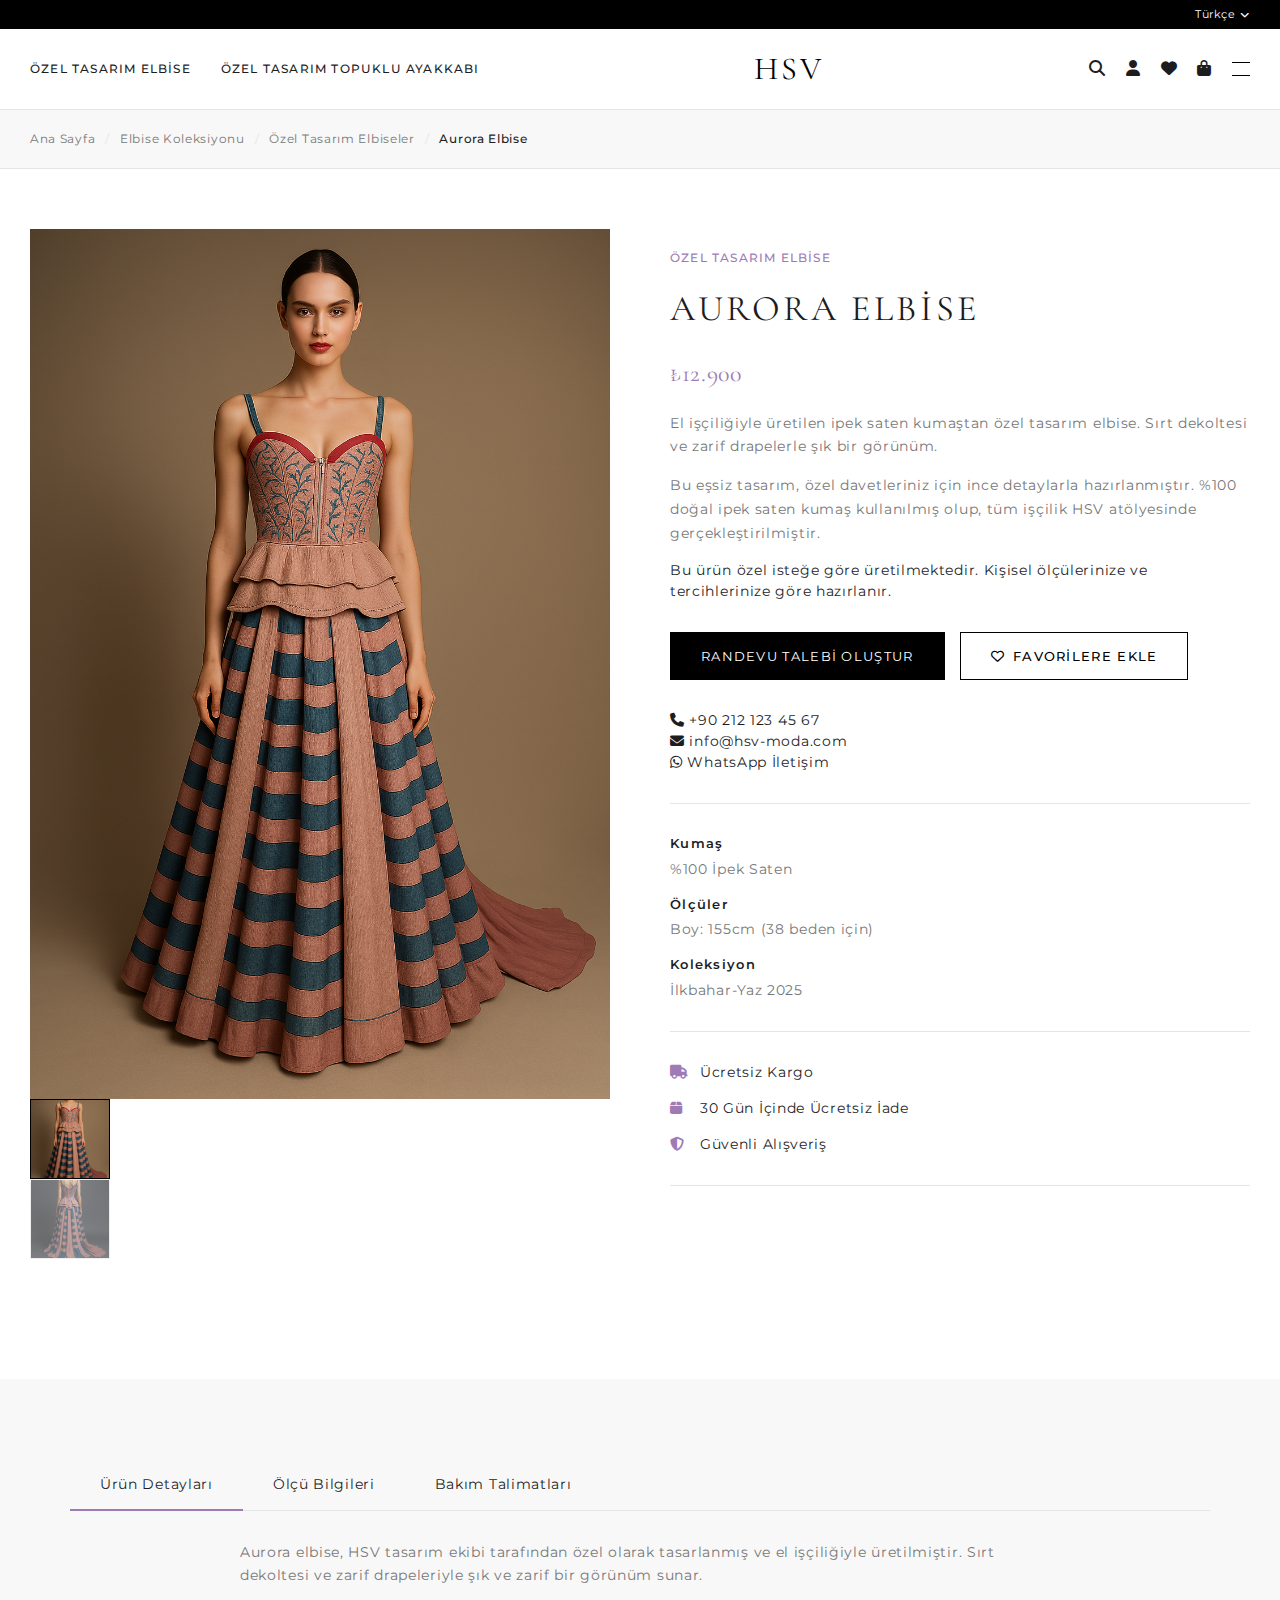
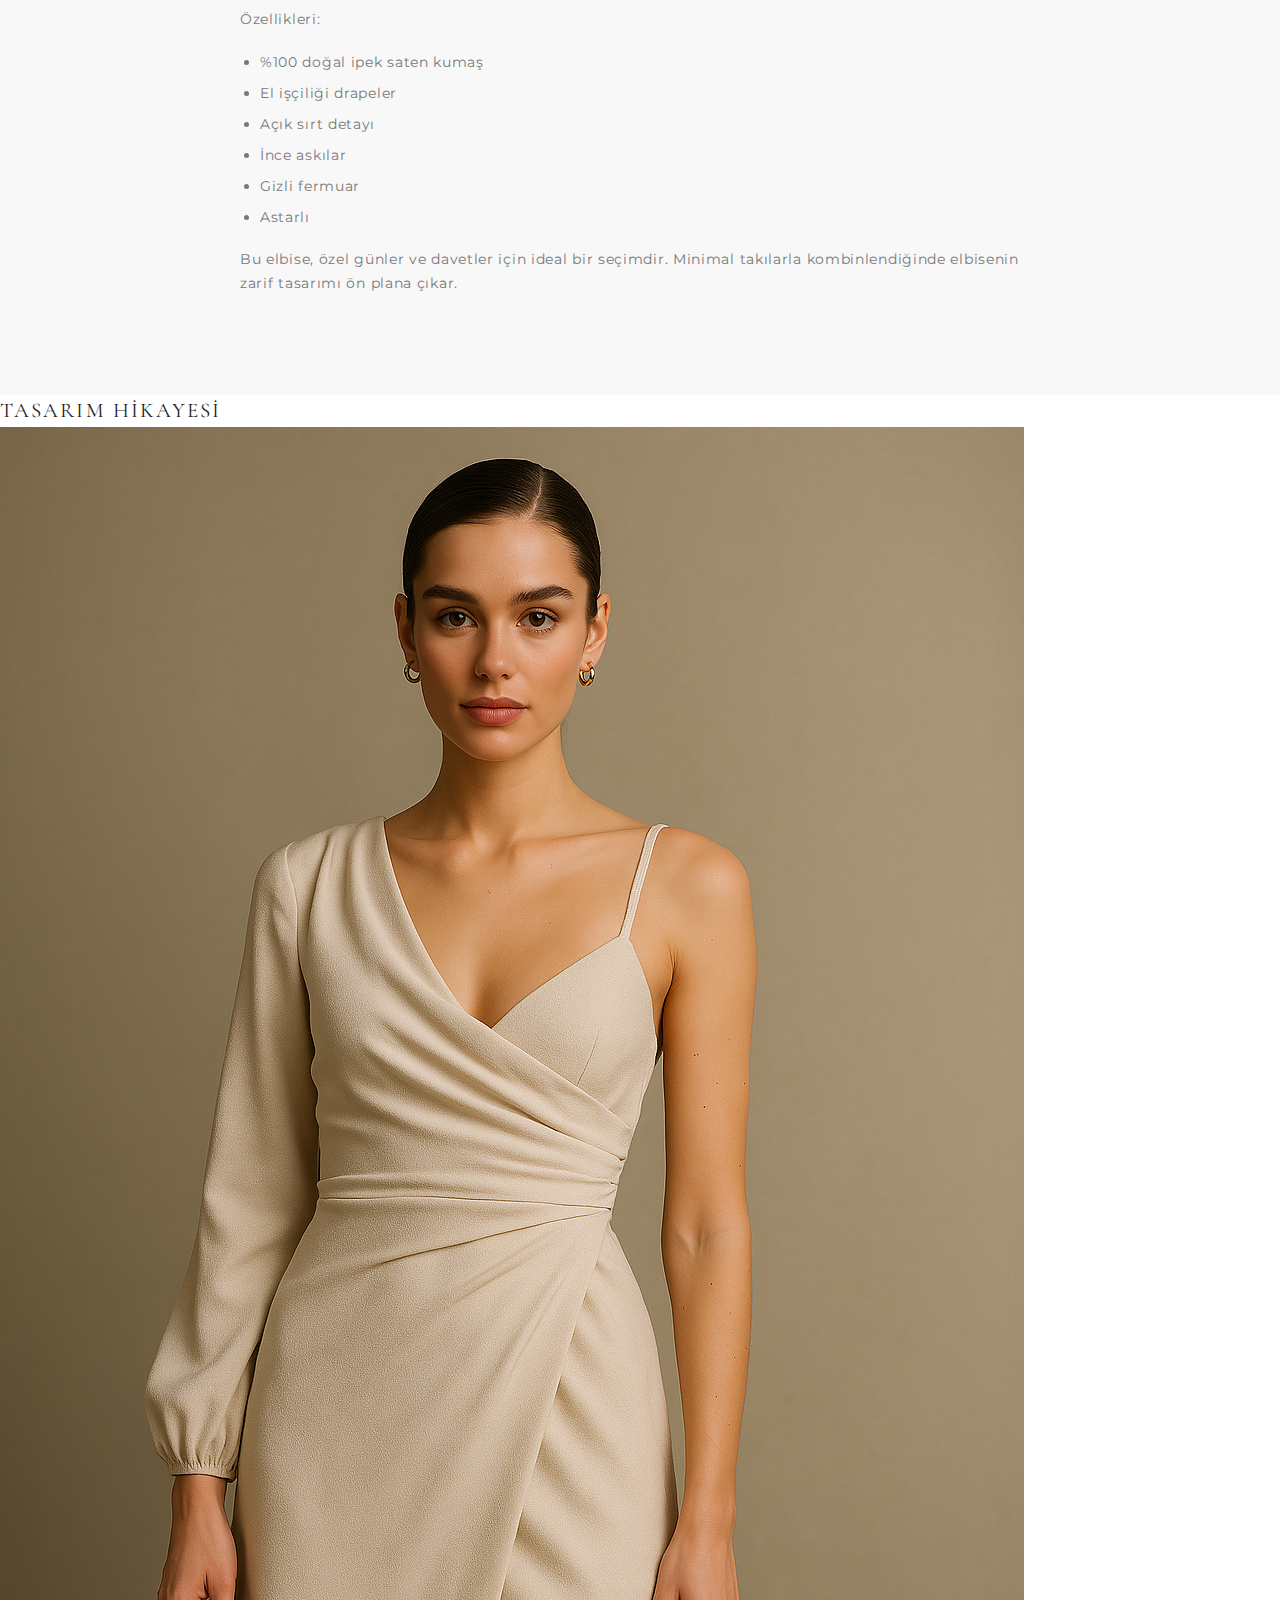
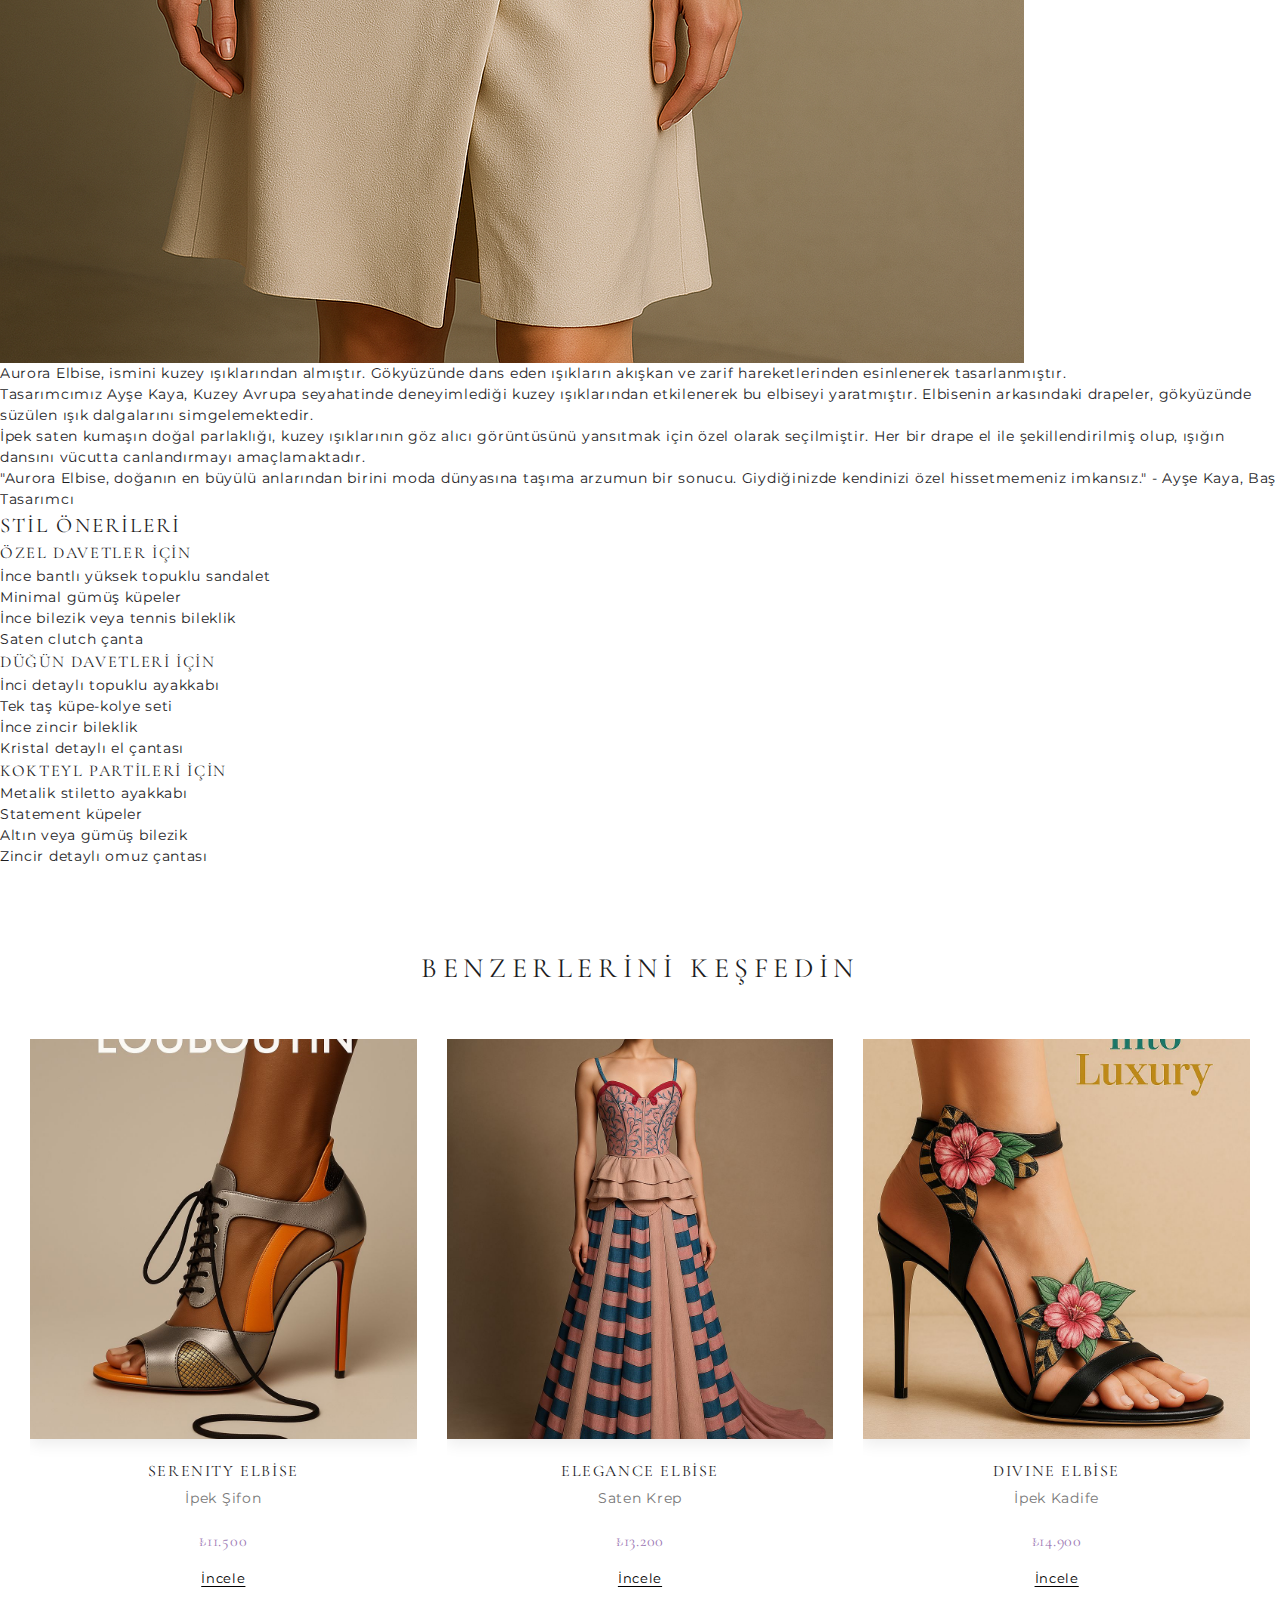
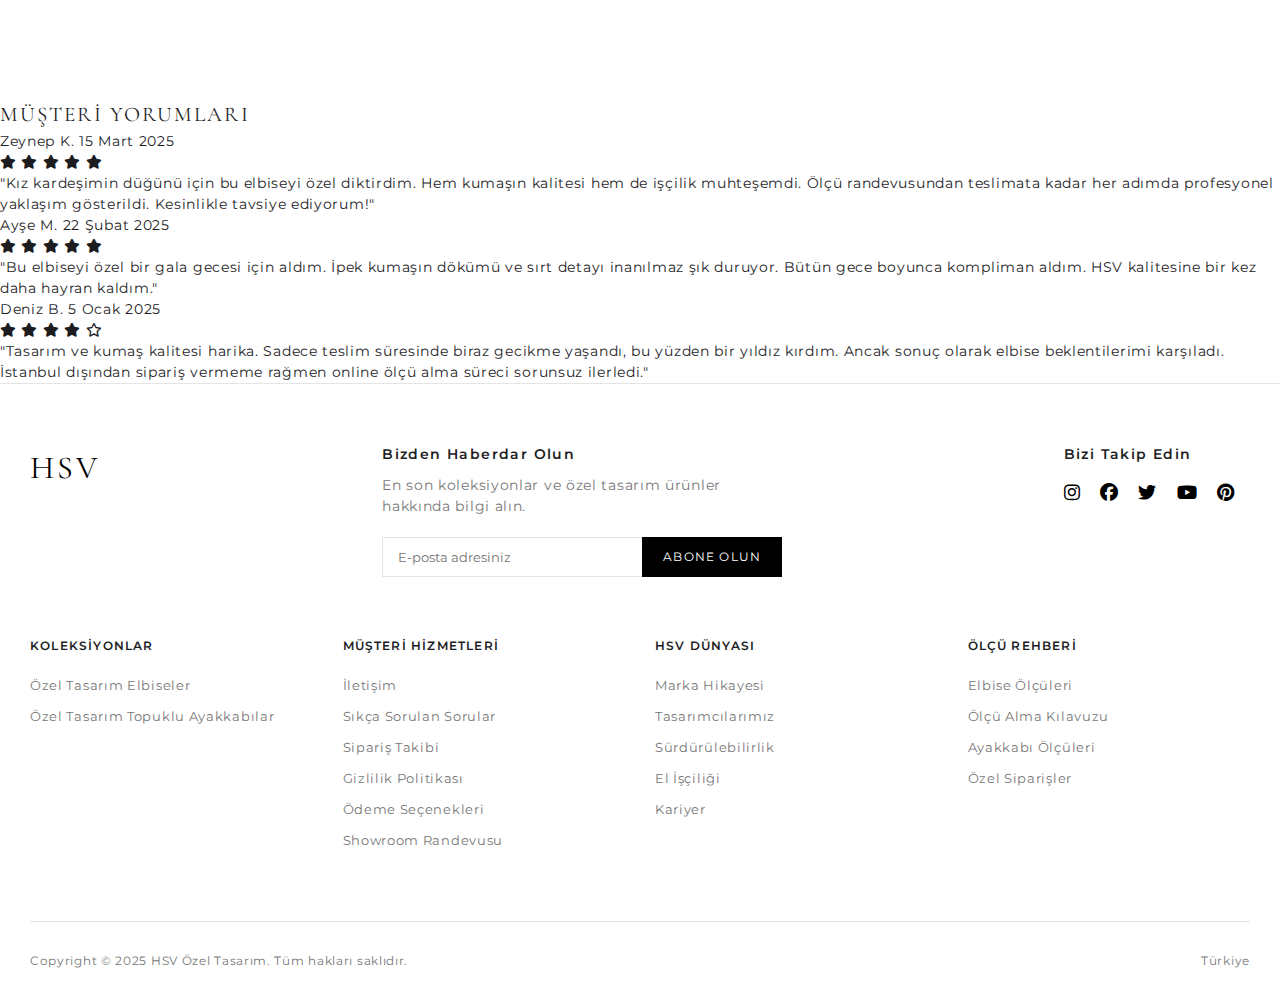
<file: aurora-elbise.html>
<!DOCTYPE html>
<html lang="tr">
<head>
    <meta charset="UTF-8">
    <meta name="viewport" content="width=device-width, initial-scale=1.0">
    <title>Aurora Elbise | HSV Özel Tasarım Moda</title>
    <link rel="stylesheet" href="styles.css">
    <link rel="stylesheet" href="product-detail.css">
    <link rel="stylesheet" href="https://cdnjs.cloudflare.com/ajax/libs/font-awesome/6.4.0/css/all.min.css">
    <link href="https://fonts.googleapis.com/css2?family=Cormorant+Garamond:wght@300;400;500;600;700&family=Montserrat:wght@300;400;500;600&display=swap" rel="stylesheet">
</head>
<body>
    <div class="language-selector">
        <div class="language-selector-content">
            <span>Türkçe</span>
            <i class="fas fa-chevron-down"></i>
            <div class="language-dropdown">
                <a href="#">English</a>
                <a href="#">Français</a>
                <a href="#">Italiano</a>
                <a href="#">Deutsch</a>
                <a href="#">日本語</a>
                <a href="#">한국어</a>
            </div>
        </div>
    </div>

    <header class="nav-wrapper">
        <nav class="global-nav">
            <div class="global-nav-content">
                <div class="global-nav-categories">
                    <ul>
                        <li><a href="#">ÖZEL TASARIM ELBİSE</a></li>
                        <li><a href="#">ÖZEL TASARIM TOPUKLU AYAKKABI</a></li>
                    </ul>
                </div>
                <div class="global-nav-logo">
                    <a href="index.html">HSV</a>
                </div>
                <div class="global-nav-actions">
                    <a href="#" class="search-link"><i class="fas fa-search"></i></a>
                    <a href="#" class="account-link"><i class="fas fa-user"></i></a>
                    <a href="#" class="wishlist-link"><i class="fas fa-heart"></i></a>
                    <a href="#" class="bag-link"><i class="fas fa-shopping-bag"></i></a>
                    <a href="#" class="nav-menu-button">
                        <span></span>
                        <span></span>
                    </a>
                </div>
            </div>
        </nav>
        
        <div class="mega-menu">
            <div class="mega-menu-container">
                <div class="mega-menu-column">
                    <h3>ELBİSE KOLEKSİYONLARI</h3>
                    <ul>
                        <li><a href="#">Yeni Koleksiyon</a></li>
                        <li><a href="#">Özel Tasarım Topuklu Ayakkabılar</a></li>
                        <li><a href="#">Özel Tasarım Elbiseler</a></li>
                    </ul>
                </div>
                <div class="mega-menu-column">
                    <h3>ELBİSE KUMAŞLARI</h3>
                    <ul>
                        <li><a href="#">İpek</a></li>
                        <li><a href="#">Saten</a></li>
                        <li><a href="#">Kadife</a></li>
                        <li><a href="#">Şifon</a></li>
                        <li><a href="#">Tül</a></li>
                        <li><a href="#">Dantel</a></li>
                        <li><a href="#">Krep</a></li>
                    </ul>
                </div>
                <div class="mega-menu-column">
                    <h3>AYAKKABI KOLEKSİYONLARI</h3>
                    <ul>
                        <li><a href="#">Yeni Koleksiyon</a></li>
                        <li><a href="#">İlkbahar-Yaz 2025</a></li>
                        <li><a href="#">Stiletto</a></li>
                        <li><a href="#">Platformlu</a></li>
                        <li><a href="#">Blok Topuklu</a></li>
                        <li><a href="#">İnce Topuklu</a></li>
                        <li><a href="#">Kalın Topuklu</a></li>
                    </ul>
                </div>
                <div class="mega-menu-column">
                    <h3>AYAKKABI MALZEMELERI</h3>
                    <ul>
                        <li><a href="#">Süet</a></li>
                        <li><a href="#">Deri</a></li>
                        <li><a href="#">Rugan</a></li>
                        <li><a href="#">Saten</a></li>
                        <li><a href="#">Dokuma</a></li>
                        <li><a href="#">Nakışlı</a></li>
                        <li><a href="#">Taşlı</a></li>
                    </ul>
                </div>
                <div class="mega-menu-image">
                    <img src="img/yazısız hali/ChatGPT Image 31 Mar 2025 01_52_26.png" alt="Sezon Koleksiyonu">
                    <div class="mega-menu-image-text">
                        <h4>2025 İLKBAHAR-YAZ</h4>
                        <a href="#">Koleksiyonu Keşfedin</a>
                    </div>
                </div>
            </div>
        </div>
        
        <div class="mobile-nav">
            <div class="mobile-nav-header">
                <div class="mobile-nav-logo">HSV</div>
                <button class="close-menu"><i class="fas fa-times"></i></button>
            </div>
            <div class="mobile-nav-accordion">
                <div class="accordion-item">
                    <div class="accordion-header">ÖZEL TASARIM ELBİSE <i class="fas fa-plus"></i></div>
                    <div class="accordion-content">
                        <ul>
                            <li><a href="#">Yeni Koleksiyon</a></li>
                            <li><a href="#">Özel Tasarım Elbiseler</a></li>
                            <li><a href="#">Kokteyl Elbiseleri</a></li>
                        </ul>
                    </div>
                </div>
                <div class="accordion-item">
                    <div class="accordion-header">ÖZEL TASARIM TOPUKLU AYAKKABI <i class="fas fa-plus"></i></div>
                    <div class="accordion-content">
                        <ul>
                            <li><a href="#">Yeni Koleksiyon</a></li>
                            <li><a href="#">Stiletto</a></li>
                            <li><a href="#">Platformlu</a></li>
                            <li><a href="#">Blok Topuklu</a></li>
                            <li><a href="#">Deri & Süet</a></li>
                            <li><a href="#">Saten & Taşlı</a></li>
                        </ul>
                    </div>
                </div>
                <div class="accordion-item">
                    <div class="accordion-header">HSV DÜNYASI <i class="fas fa-plus"></i></div>
                    <div class="accordion-content">
                        <ul>
                            <li><a href="#">Marka Hikayesi</a></li>
                            <li><a href="#">Sanat & Tasarım</a></li>
                            <li><a href="#">Sürdürülebilirlik</a></li>
                            <li><a href="#">HSV Studio</a></li>
                        </ul>
                    </div>
                </div>
            </div>
            <div class="mobile-nav-footer">
                <div class="mobile-nav-contact">
                    <p>Müşteri Hizmetleri: +90 212 123 45 67</p>
                    <p>Pazartesi-Cumartesi: 10:00-19:00</p>
                </div>
                <div class="mobile-nav-social">
                    <a href="#"><i class="fab fa-instagram"></i></a>
                    <a href="#"><i class="fab fa-facebook"></i></a>
                    <a href="#"><i class="fab fa-twitter"></i></a>
                    <a href="#"><i class="fab fa-youtube"></i></a>
                </div>
            </div>
        </div>
        
        <div class="search-overlay">
            <div class="search-form-wrapper">
                <form class="search-form">
                    <div class="search-input">
                        <i class="fas fa-search"></i>
                        <input type="text" placeholder="Arama yapın">
                    </div>
                    <button class="close-search"><i class="fas fa-times"></i></button>
                </form>
                <div class="quick-links">
                    <h3>Popüler Aramalar</h3>
                    <ul>
                        <li><a href="#">Yeni Koleksiyon</a></li>
                        <li><a href="#">Özel Tasarım Elbiseler</a></li>
                        <li><a href="#">Özel Tasarım Topuklu Ayakkabılar</a></li>
                        <li><a href="#">İpek Elbiseler</a></li>
                    </ul>
                </div>
            </div>
        </div>
    </header>

    <main>
        <div class="breadcrumb">
            <div class="breadcrumb-container">
                <ul>
                    <li><a href="index.html">Ana Sayfa</a></li>
                    <li><a href="#">Elbise Koleksiyonu</a></li>
                    <li><a href="#">Özel Tasarım Elbiseler</a></li>
                    <li>Aurora Elbise</li>
                </ul>
            </div>
        </div>

        <section class="product-detail">
            <div class="product-detail-container">
                <div class="product-gallery">
                    <div class="main-image">
                        <img src="img/yazısız hali/ChatGPT Image 31 Mar 2025 01_52_26.png" alt="Aurora Elbise" id="current">
                    </div>
                    <div class="thumbnail-images">
                        <div class="thumbnail active">
                            <img src="img/yazısız hali/ChatGPT Image 31 Mar 2025 01_52_26.png" alt="Aurora Elbise Görsel 1">
                        </div>
                        <div class="thumbnail">
                            <img src="img/yazılı hali/a27ce9b8-6215-4e50-a58e-4fe5d2998fda.png" alt="Aurora Elbise Görsel 2">
                        </div>
                     
                    </div>
                </div>
                <div class="product-info">
                    <span class="product-category">ÖZEL TASARIM ELBİSE</span>
                    <h1>AURORA ELBİSE</h1>
                    <div class="product-price">₺12.900</div>
                    <div class="product-description">
                        <p>El işçiliğiyle üretilen ipek saten kumaştan özel tasarım elbise. Sırt dekoltesi ve zarif drapelerle şık bir görünüm.</p>
                        <p>Bu eşsiz tasarım, özel davetleriniz için ince detaylarla hazırlanmıştır. %100 doğal ipek saten kumaş kullanılmış olup, tüm işçilik HSV atölyesinde gerçekleştirilmiştir.</p>
                    </div>
                
                    <div class="custom-order-info">
                        <p>Bu ürün özel isteğe göre üretilmektedir. Kişisel ölçülerinize ve tercihlerinize göre hazırlanır.</p>
                    </div>
                    <div class="product-actions">
                        <button class="btn-dark request-appointment">RANDEVU TALEBİ OLUŞTUR</button>
                        <button class="btn-outline add-to-wishlist">
                            <i class="far fa-heart"></i>
                            <span>FAVORİLERE EKLE</span>
                        </button>
                    </div>
                    <div class="contact-options">
                        <div class="contact-option">
                            <i class="fas fa-phone"></i>
                            <span>+90 212 123 45 67</span>
                        </div>
                        <div class="contact-option">
                            <i class="fas fa-envelope"></i>
                            <span>info@hsv-moda.com</span>
                        </div>
                        <div class="contact-option">
                            <i class="fab fa-whatsapp"></i>
                            <span>WhatsApp İletişim</span>
                        </div>
                    </div>
                    <div class="product-meta">
                        <div class="meta-item">
                            <h3>Kumaş</h3>
                            <p>%100 İpek Saten</p>
                        </div>
                        <div class="meta-item">
                            <h3>Ölçüler</h3>
                            <p>Boy: 155cm (38 beden için)</p>
                        </div>
                        <div class="meta-item">
                            <h3>Koleksiyon</h3>
                            <p>İlkbahar-Yaz 2025</p>
                        </div>
                    </div>
                    <div class="product-delivery">
                        <div class="delivery-option">
                            <i class="fas fa-truck"></i>
                            <span>Ücretsiz Kargo</span>
                        </div>
                        <div class="delivery-option">
                            <i class="fas fa-box"></i>
                            <span>30 Gün İçinde Ücretsiz İade</span>
                        </div>
                        <div class="delivery-option">
                            <i class="fas fa-shield-alt"></i>
                            <span>Güvenli Alışveriş</span>
                        </div>
                    </div>
                </div>
            </div>
        </section>

        <section class="product-details-tabs">
            <div class="tabs-container">
                <div class="tabs-header">
                    <div class="tab active" data-tab="details">Ürün Detayları</div>
                    <div class="tab" data-tab="size">Ölçü Bilgileri</div>
                    <div class="tab" data-tab="care">Bakım Talimatları</div>
                </div>
                <div class="tabs-content">
                    <div class="tab-content active" id="details">
                        <div class="tab-inner">
                            <p>Aurora elbise, HSV tasarım ekibi tarafından özel olarak tasarlanmış ve el işçiliğiyle üretilmiştir. Sırt dekoltesi ve zarif drapeleriyle şık ve zarif bir görünüm sunar.</p>
                            <p>Özellikleri:</p>
                            <ul>
                                <li>%100 doğal ipek saten kumaş</li>
                                <li>El işçiliği drapeler</li>
                                <li>Açık sırt detayı</li>
                                <li>İnce askılar</li>
                                <li>Gizli fermuar</li>
                                <li>Astarlı</li>
                            </ul>
                            <p>Bu elbise, özel günler ve davetler için ideal bir seçimdir. Minimal takılarla kombinlendiğinde elbisenin zarif tasarımı ön plana çıkar.</p>
                        </div>
                    </div>
                    <div class="tab-content" id="size">
                        <div class="tab-inner">
                            <div class="size-chart">
                                <table>
                                    <thead>
                                        <tr>
                                            <th>Beden</th>
                                            <th>Göğüs (cm)</th>
                                            <th>Bel (cm)</th>
                                            <th>Kalça (cm)</th>
                                        </tr>
                                    </thead>
                                    <tbody>
                                        <tr>
                                            <td>34</td>
                                            <td>82-85</td>
                                            <td>63-66</td>
                                            <td>88-91</td>
                                        </tr>
                                        <tr>
                                            <td>36</td>
                                            <td>86-89</td>
                                            <td>67-70</td>
                                            <td>92-95</td>
                                        </tr>
                                        <tr>
                                            <td>38</td>
                                            <td>90-93</td>
                                            <td>71-74</td>
                                            <td>96-99</td>
                                        </tr>
                                        <tr>
                                            <td>40</td>
                                            <td>94-97</td>
                                            <td>75-78</td>
                                            <td>100-103</td>
                                        </tr>
                                        <tr>
                                            <td>42</td>
                                            <td>98-101</td>
                                            <td>79-82</td>
                                            <td>104-107</td>
                                        </tr>
                                        <tr>
                                            <td>44</td>
                                            <td>102-105</td>
                                            <td>83-87</td>
                                            <td>108-112</td>
                                        </tr>
                                    </tbody>
                                </table>
                            </div>
                            <p>Not: Tüm ürünlerimiz özel dikim olduğundan, ihtiyaç duyduğunuz özel ölçülere göre üretim yapılabilir. Özel ölçü talepleriniz için lütfen bizimle iletişime geçin.</p>
                            <div class="custom-measurement-info">
                                <h4>ÖZEL ÖLÇÜ İLE DİKİM</h4>
                                <p>HSV olarak her vücut tipine ve kişisel tercihlere uygun tasarımlar sunuyoruz. Standart bedenlerin yanı sıra, tamamen sizin ölçülerinize göre dikim yapabilmekteyiz.</p>
                                <p>Özel ölçü ile dikim hizmetimizden yararlanmak için:</p>
                                <ol>
                                    <li>Showroom'umuzda randevu alarak ölçülerinizin alınmasını sağlayabilirsiniz</li>
                                    <li>Uzman terzilerimiz sizinle birebir çalışarak, tasarımın tüm detaylarını kişiselleştirebilir</li>
                                    <li>İstanbul dışındaki müşterilerimiz için online görüşme ve uzaktan ölçü alma desteği sunuyoruz</li>
                                </ol>
                                <p>Özel dikim süreci yaklaşık 2-3 hafta sürmektedir. Acil talepleriniz için lütfen müşteri hizmetlerimizle iletişime geçiniz.</p>
                            </div>
                        </div>
                    </div>
                    <div class="tab-content" id="care">
                        <div class="tab-inner">
                            <p>Ürününüzün uzun ömürlü olması için bakım talimatlarına uyunuz:</p>
                            <ul>
                                <li>Sadece kuru temizleme yapılmalıdır</li>
                                <li>Ütü gerektiren durumlarda düşük ısıda ve ters çevirerek ütüleyiniz</li>
                                <li>Uzun süre muhafaza ederken havadar bir ortamda asarak saklayınız</li>
                                <li>Parfüm, deodorant gibi kimyasal ürünlerin kumaşa direkt temasından kaçınınız</li>
                                <li>Takı ve aksesuarların kumaşa takılması durumunda dikkatli bir şekilde çözünüz</li>
                            </ul>
                        </div>
                    </div>
                </div>
            </div>
        </section>

        <section class="design-inspiration">
            <div class="inspiration-container">
                <h2>TASARIM HİKAYESİ</h2>
                <div class="inspiration-content">
                    <div class="inspiration-image">
                        <img src="img/yazısız hali/ChatGPT Image 31 Mar 2025 02_03_04.png" alt="Aurora Elbise İlham">
                    </div>
                    <div class="inspiration-text">
                        <p>Aurora Elbise, ismini kuzey ışıklarından almıştır. Gökyüzünde dans eden ışıkların akışkan ve zarif hareketlerinden esinlenerek tasarlanmıştır.</p>
                        <p>Tasarımcımız Ayşe Kaya, Kuzey Avrupa seyahatinde deneyimlediği kuzey ışıklarından etkilenerek bu elbiseyi yaratmıştır. Elbisenin arkasındaki drapeler, gökyüzünde süzülen ışık dalgalarını simgelemektedir.</p>
                        <p>İpek saten kumaşın doğal parlaklığı, kuzey ışıklarının göz alıcı görüntüsünü yansıtmak için özel olarak seçilmiştir. Her bir drape el ile şekillendirilmiş olup, ışığın dansını vücutta canlandırmayı amaçlamaktadır.</p>
                        <blockquote>"Aurora Elbise, doğanın en büyülü anlarından birini moda dünyasına taşıma arzumun bir sonucu. Giydiğinizde kendinizi özel hissetmemeniz imkansız." - Ayşe Kaya, Baş Tasarımcı</blockquote>
                    </div>
                </div>
            </div>
        </section>

        <section class="styling-suggestions">
            <div class="styling-container">
                <h2>STİL ÖNERİLERİ</h2>
                <div class="styling-options">
                    <div class="styling-option">
                        <h3>ÖZEL DAVETLER İÇİN</h3>
                        <ul>
                            <li>İnce bantlı yüksek topuklu sandalet</li>
                            <li>Minimal gümüş küpeler</li>
                            <li>İnce bilezik veya tennis bileklik</li>
                            <li>Saten clutch çanta</li>
                        </ul>
                    </div>
                    <div class="styling-option">
                        <h3>DÜĞÜN DAVETLERİ İÇİN</h3>
                        <ul>
                            <li>İnci detaylı topuklu ayakkabı</li>
                            <li>Tek taş küpe-kolye seti</li>
                            <li>İnce zincir bileklik</li>
                            <li>Kristal detaylı el çantası</li>
                        </ul>
                    </div>
                    <div class="styling-option">
                        <h3>KOKTEYL PARTİLERİ İÇİN</h3>
                        <ul>
                            <li>Metalik stiletto ayakkabı</li>
                            <li>Statement küpeler</li>
                            <li>Altın veya gümüş bilezik</li>
                            <li>Zincir detaylı omuz çantası</li>
                        </ul>
                    </div>
                </div>
            </div>
        </section>

        <section class="product-suggestions">
            <div class="suggestions-container">
                <h2>BENZERLERİNİ KEŞFEDİN</h2>
                <div class="product-cards">
                    <div class="product-card">
                        <div class="product-card-image">
                            <img src="img/yazılı hali/WhatsApp Image 2025-03-30 at 22.24.07.jpeg" alt="Serenity Elbise">
                        </div>
                        <div class="product-card-info">
                            <h3>SERENITY ELBİSE</h3>
                            <p>İpek Şifon</p>
                            <span class="product-price">₺11.500</span>
                            <a href="#">İncele</a>
                        </div>
                    </div>
                    <div class="product-card">
                        <div class="product-card-image">
                            <img src="img/yazılı hali/WhatsApp Image 2025-03-30 at 22.24.08.jpeg" alt="Elegance Elbise">
                        </div>
                        <div class="product-card-info">
                            <h3>ELEGANCE ELBİSE</h3>
                            <p>Saten Krep</p>
                            <span class="product-price">₺13.200</span>
                            <a href="#">İncele</a>
                        </div>
                    </div>
                    <div class="product-card">
                        <div class="product-card-image">
                            <img src="img/yazılı hali/WhatsApp Image 2025-03-30 at 22.24.08 (1).jpeg" alt="Divine Elbise">
                        </div>
                        <div class="product-card-info">
                            <h3>DIVINE ELBİSE</h3>
                            <p>İpek Kadife</p>
                            <span class="product-price">₺14.900</span>
                            <a href="#">İncele</a>
                        </div>
                    </div>
                </div>
            </div>
        </section>

        <section class="customer-reviews">
            <div class="reviews-container">
                <h2>MÜŞTERİ YORUMLARI</h2>
                <div class="reviews-content">
                    <div class="review">
                        <div class="review-header">
                            <div class="reviewer-info">
                                <span class="reviewer-name">Zeynep K.</span>
                                <span class="review-date">15 Mart 2025</span>
                            </div>
                            <div class="review-rating">
                                <i class="fas fa-star"></i>
                                <i class="fas fa-star"></i>
                                <i class="fas fa-star"></i>
                                <i class="fas fa-star"></i>
                                <i class="fas fa-star"></i>
                            </div>
                        </div>
                        <div class="review-content">
                            <p>"Kız kardeşimin düğünü için bu elbiseyi özel diktirdim. Hem kumaşın kalitesi hem de işçilik muhteşemdi. Ölçü randevusundan teslimata kadar her adımda profesyonel yaklaşım gösterildi. Kesinlikle tavsiye ediyorum!"</p>
                        </div>
                    </div>
                    <div class="review">
                        <div class="review-header">
                            <div class="reviewer-info">
                                <span class="reviewer-name">Ayşe M.</span>
                                <span class="review-date">22 Şubat 2025</span>
                            </div>
                            <div class="review-rating">
                                <i class="fas fa-star"></i>
                                <i class="fas fa-star"></i>
                                <i class="fas fa-star"></i>
                                <i class="fas fa-star"></i>
                                <i class="fas fa-star"></i>
                            </div>
                        </div>
                        <div class="review-content">
                            <p>"Bu elbiseyi özel bir gala gecesi için aldım. İpek kumaşın dökümü ve sırt detayı inanılmaz şık duruyor. Bütün gece boyunca kompliman aldım. HSV kalitesine bir kez daha hayran kaldım."</p>
                        </div>
                    </div>
                    <div class="review">
                        <div class="review-header">
                            <div class="reviewer-info">
                                <span class="reviewer-name">Deniz B.</span>
                                <span class="review-date">5 Ocak 2025</span>
                            </div>
                            <div class="review-rating">
                                <i class="fas fa-star"></i>
                                <i class="fas fa-star"></i>
                                <i class="fas fa-star"></i>
                                <i class="fas fa-star"></i>
                                <i class="far fa-star"></i>
                            </div>
                        </div>
                        <div class="review-content">
                            <p>"Tasarım ve kumaş kalitesi harika. Sadece teslim süresinde biraz gecikme yaşandı, bu yüzden bir yıldız kırdım. Ancak sonuç olarak elbise beklentilerimi karşıladı. İstanbul dışından sipariş vermeme rağmen online ölçü alma süreci sorunsuz ilerledi."</p>
                        </div>
                    </div>
                </div>
            </div>
        </section>
    </main>

    <footer>
        <div class="footer-wrapper">
            <div class="footer-top">
                <div class="footer-logo">HSV</div>
                <div class="footer-newsletter">
                    <h4>Bizden Haberdar Olun</h4>
                    <p>En son koleksiyonlar ve özel tasarım ürünler hakkında bilgi alın.</p>
                    <form class="newsletter-form">
                        <input type="email" placeholder="E-posta adresiniz">
                        <button type="submit" class="btn-dark">Abone Olun</button>
                    </form>
                </div>
                <div class="footer-social">
                    <h4>Bizi Takip Edin</h4>
                    <div class="social-icons">
                        <a href="#"><i class="fab fa-instagram"></i></a>
                        <a href="#"><i class="fab fa-facebook"></i></a>
                        <a href="#"><i class="fab fa-twitter"></i></a>
                        <a href="#"><i class="fab fa-youtube"></i></a>
                        <a href="#"><i class="fab fa-pinterest"></i></a>
                    </div>
                </div>
            </div>
            
            <div class="footer-columns">
                <div class="footer-column">
                    <h5>KOLEKSİYONLAR</h5>
                    <ul>
                        <li><a href="#">Özel Tasarım Elbiseler</a></li>
                        <li><a href="#">Özel Tasarım Topuklu Ayakkabılar</a></li>
                    </ul>
                </div>
                
                <div class="footer-column">
                    <h5>MÜŞTERİ HİZMETLERİ</h5>
                    <ul>
                        <li><a href="#">İletişim</a></li>
                        <li><a href="#">Sıkça Sorulan Sorular</a></li>
                        <li><a href="#">Sipariş Takibi</a></li>
                        <li><a href="#">Gizlilik Politikası</a></li>
                        <li><a href="#">Ödeme Seçenekleri</a></li>
                        <li><a href="#">Showroom Randevusu</a></li>
                    </ul>
                </div>
                
                <div class="footer-column">
                    <h5>HSV DÜNYASI</h5>
                    <ul>
                        <li><a href="#">Marka Hikayesi</a></li>
                        <li><a href="#">Tasarımcılarımız</a></li>
                        <li><a href="#">Sürdürülebilirlik</a></li>
                        <li><a href="#">El İşçiliği</a></li>
                        <li><a href="#">Kariyer</a></li>
                    </ul>
                </div>
                
                <div class="footer-column">
                    <h5>ÖLÇÜ REHBERİ</h5>
                    <ul>
                        <li><a href="#">Elbise Ölçüleri</a></li>
                        <li><a href="#">Ölçü Alma Kılavuzu</a></li>
                        <li><a href="#">Ayakkabı Ölçüleri</a></li>
                        <li><a href="#">Özel Siparişler</a></li>
                    </ul>
                </div>
            </div>
            
            <div class="footer-bottom">
                <div class="footer-copyright">
                    <p>Copyright © 2025 HSV Özel Tasarım. Tüm hakları saklıdır.</p>
                </div>
                <div class="footer-locale">
                    <p>Türkiye</p>
                </div>
            </div>
        </div>
    </footer>

    <script src="script.js"></script>
    <script src="product-detail.js"></script>
</body>
</html>
</file>
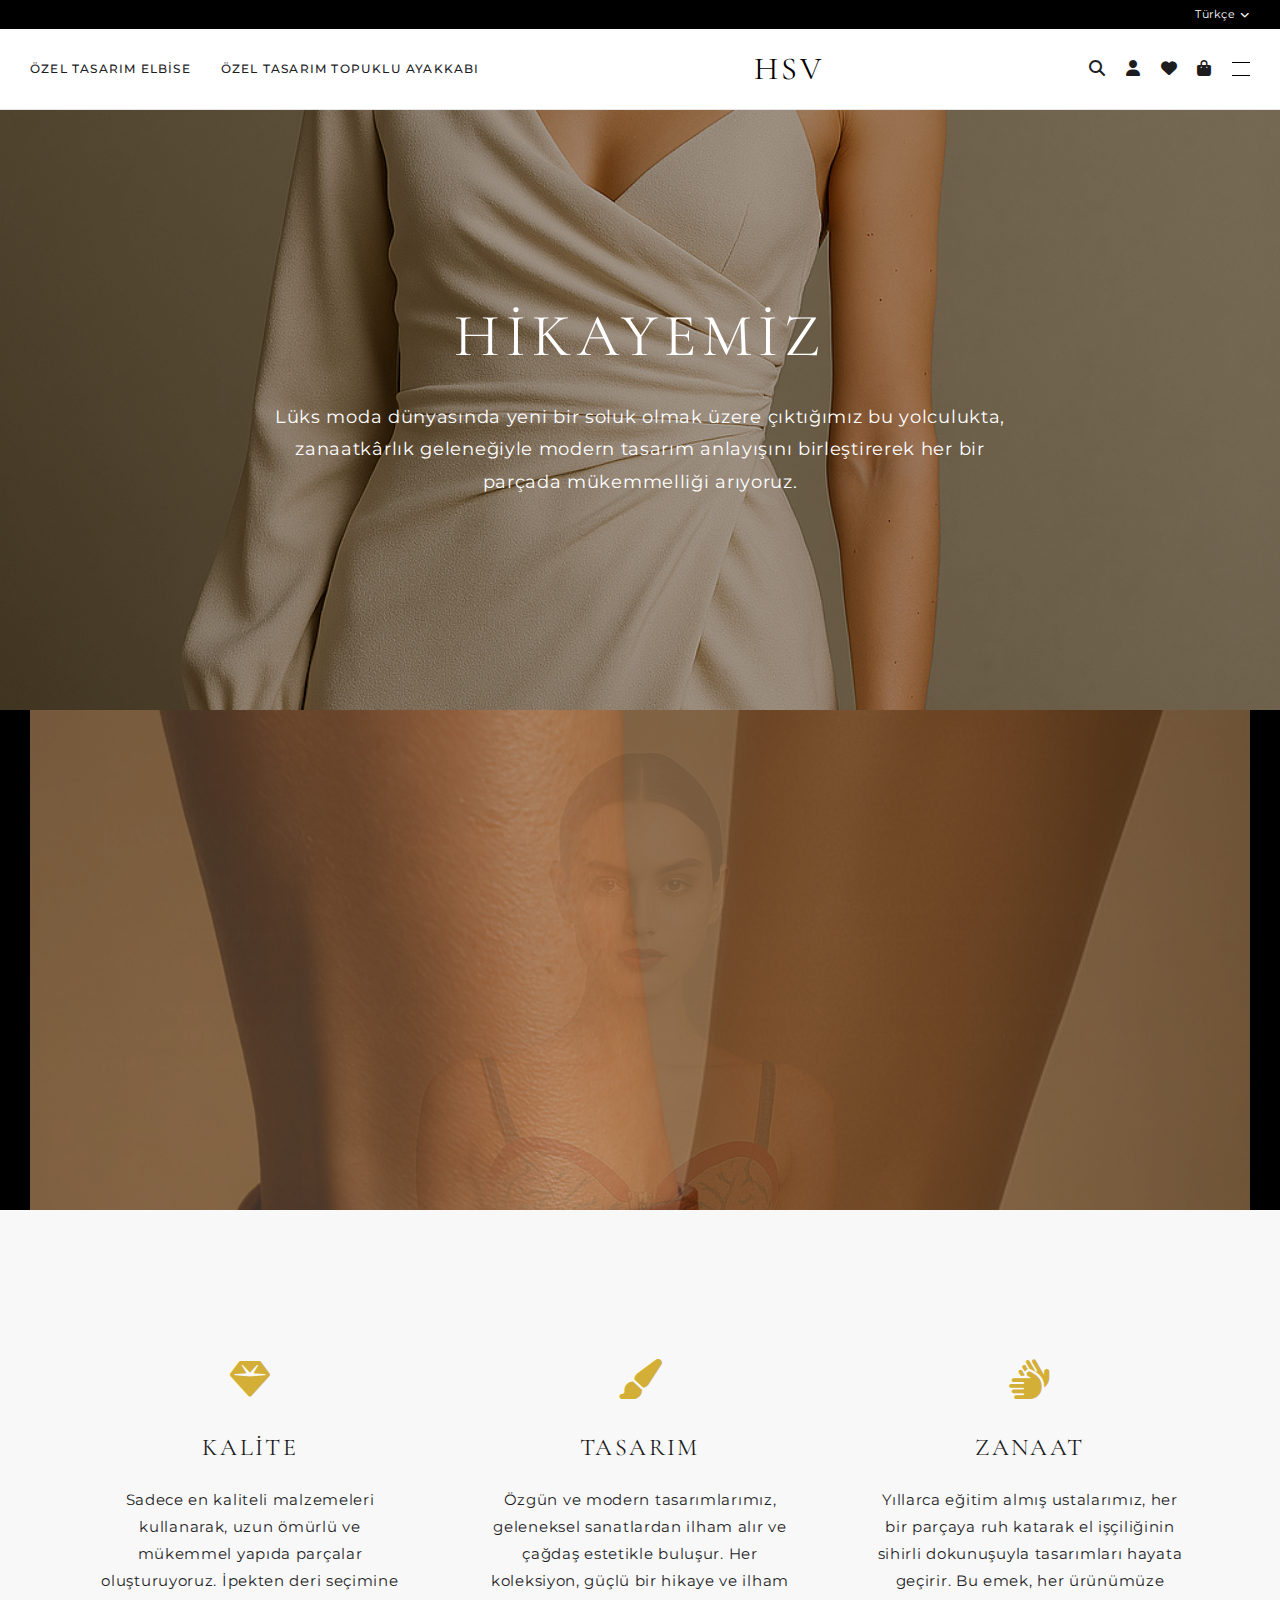
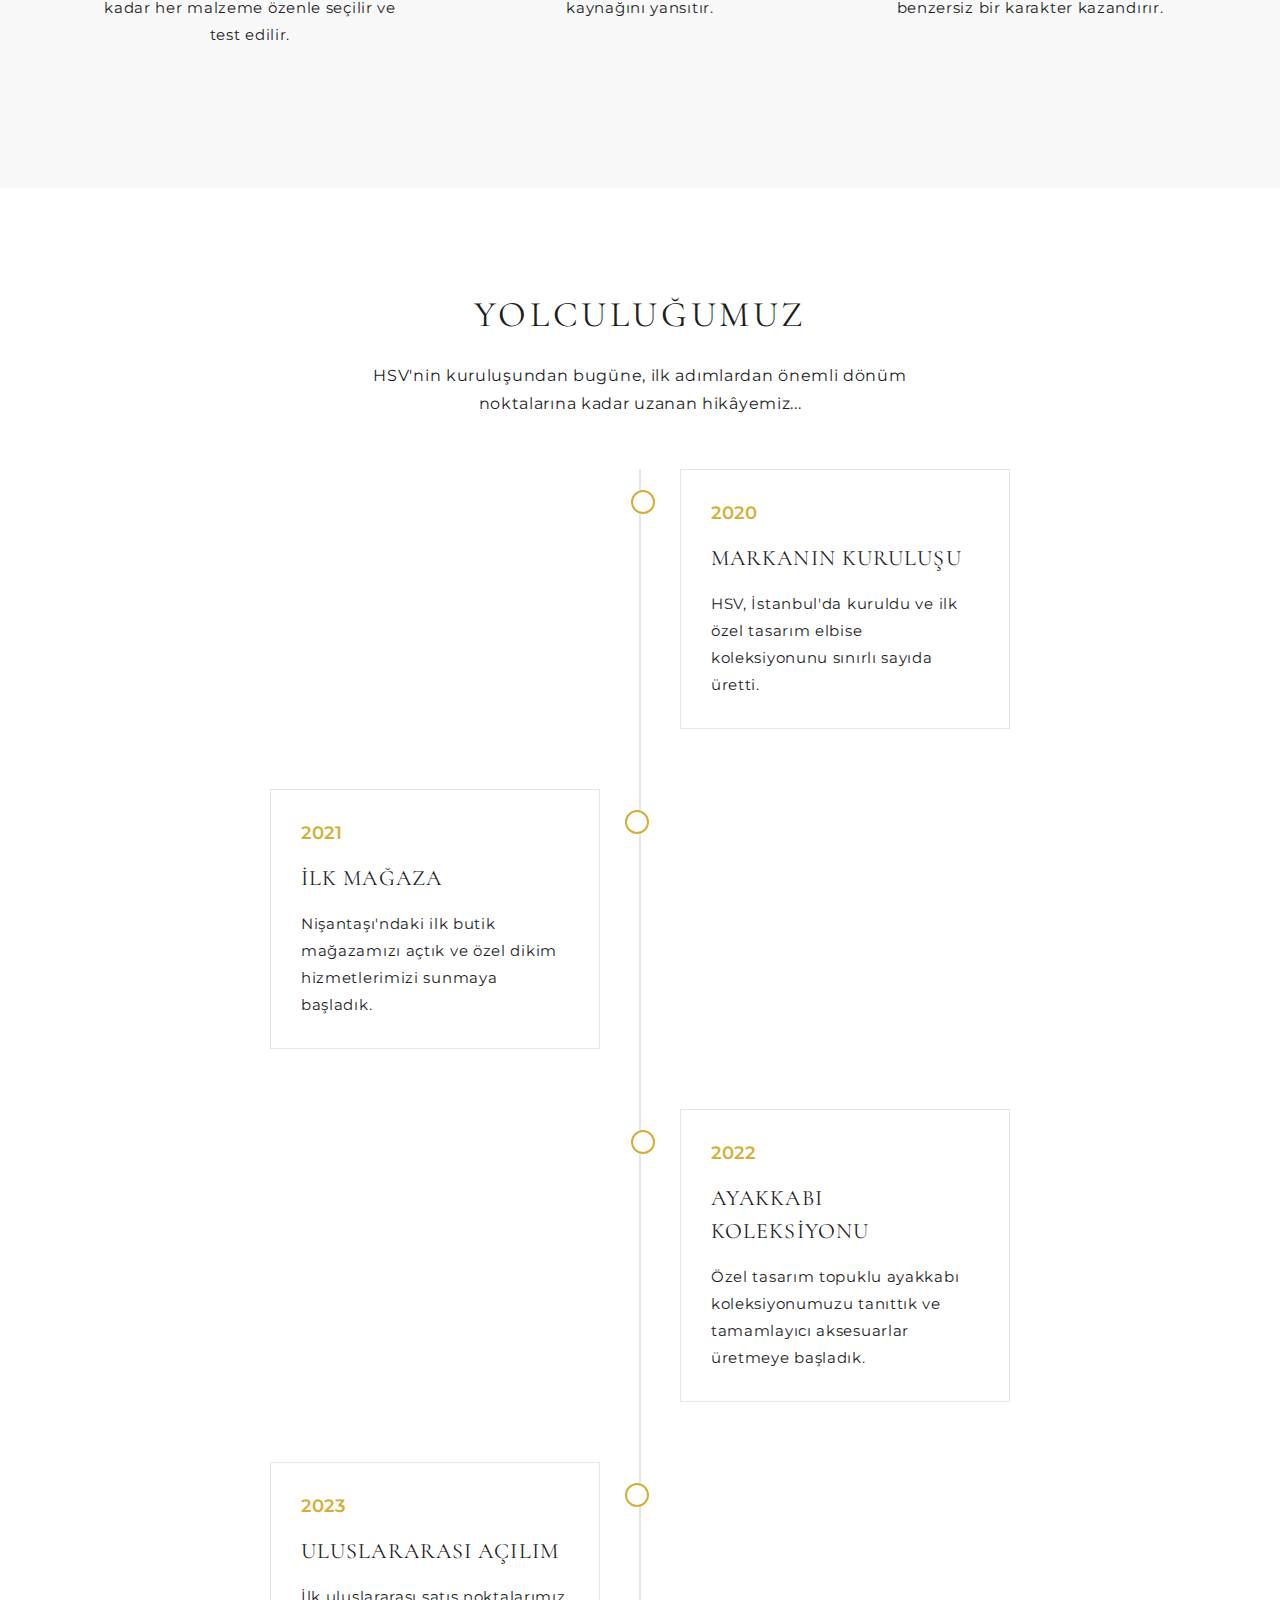
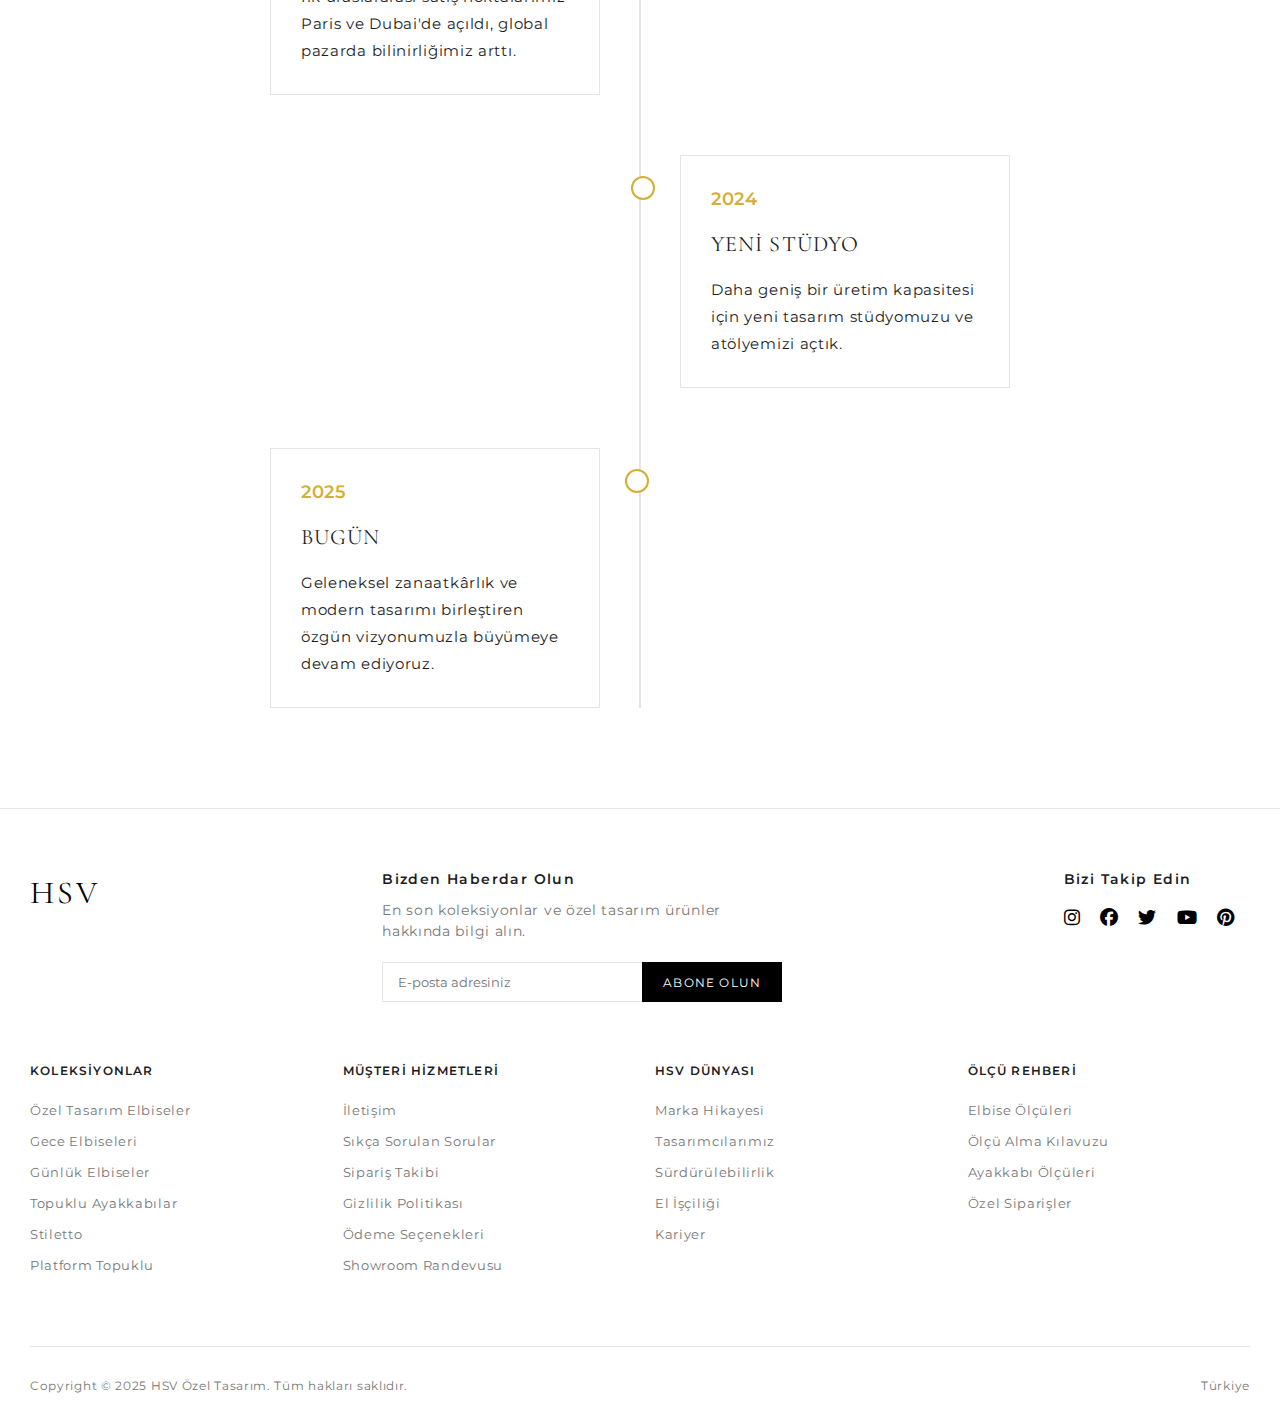
<file: hikayemiz.html>
<!DOCTYPE html>
<html lang="tr">
<head>
    <meta charset="UTF-8">
    <meta name="viewport" content="width=device-width, initial-scale=1.0">
    <title>Hikayemiz | HSV Özel Tasarım Moda</title>
    <link rel="stylesheet" href="styles.css">
    <link rel="stylesheet" href="https://cdnjs.cloudflare.com/ajax/libs/font-awesome/6.4.0/css/all.min.css">
    <link href="https://fonts.googleapis.com/css2?family=Cormorant+Garamond:wght@300;400;500;600;700&family=Montserrat:wght@300;400;500;600&display=swap" rel="stylesheet">
    <style>
        .story-hero {
            position: relative;
            height: 600px;
            overflow: hidden;
        }
        
        .story-hero img {
            width: 100%;
            height: 100%;
            object-fit: cover;
        }
        
        .story-hero-content {
            position: absolute;
            top: 0;
            left: 0;
            width: 100%;
            height: 100%;
            display: flex;
            flex-direction: column;
            justify-content: center;
            align-items: center;
            text-align: center;
            padding: 0 20%;
            background-color: rgba(0, 0, 0, 0.3);
            color: var(--white);
        }
        
        .story-hero-content h1 {
            font-family: var(--secondary-font);
            font-size: 60px;
            margin-bottom: 20px;
            letter-spacing: 0.1em;
        }
        
        .story-hero-content p {
            font-size: 18px;
            max-width: 800px;
            margin-bottom: 30px;
            line-height: 1.8;
        }
        
        .story-section {
            padding: 100px 0;
        }
        
        .story-container {
            max-width: 1200px;
            margin: 0 auto;
            padding: 0 30px;
        }
        
        .story-row {
            display: flex;
            margin-bottom: 100px;
        }
        
        .story-row:nth-child(even) {
            flex-direction: row-reverse;
        }
        
        .story-image {
            flex: 1;
            padding: 0 30px;
        }
        
        .story-image img {
            width: 100%;
            height: auto;
            object-fit: cover;
        }
        
        .story-text {
            flex: 1;
            padding: 0 30px;
            display: flex;
            flex-direction: column;
            justify-content: center;
        }
        
        .story-text h2 {
            font-family: var(--secondary-font);
            font-size: 36px;
            margin-bottom: 30px;
            letter-spacing: 0.1em;
        }
        
        .story-text p {
            margin-bottom: 20px;
            line-height: 1.8;
            font-size: 15px;
        }
        
        .craftmanship-section {
            padding: 100px 0;
            background-color: var(--light-bg);
        }
        
        .craftmanship-grid {
            display: grid;
            grid-template-columns: repeat(3, 1fr);
            gap: 30px;
            max-width: 1200px;
            margin: 0 auto;
            padding: 0 30px;
        }
        
        .craftmanship-item {
            text-align: center;
            padding: 40px 20px;
        }
        
        .craftmanship-icon {
            font-size: 40px;
            margin-bottom: 20px;
            color: var(--gold);
        }
        
        .craftmanship-item h3 {
            font-family: var(--secondary-font);
            font-size: 24px;
            margin-bottom: 20px;
            letter-spacing: 0.1em;
        }
        
        .craftmanship-item p {
            line-height: 1.8;
            font-size: 15px;
        }
        
        .timeline-section {
            padding: 100px 0;
        }
        
        .timeline-container {
            max-width: 800px;
            margin: 0 auto;
            padding: 0 30px;
        }
        
        .timeline-header {
            text-align: center;
            margin-bottom: 50px;
        }
        
        .timeline-header h2 {
            font-family: var(--secondary-font);
            font-size: 36px;
            margin-bottom: 20px;
            letter-spacing: 0.1em;
        }
        
        .timeline-header p {
            font-size: 16px;
            max-width: 600px;
            margin: 0 auto;
            line-height: 1.8;
        }
        
        .timeline {
            position: relative;
        }
        
        .timeline::before {
            content: '';
            position: absolute;
            top: 0;
            left: 50%;
            transform: translateX(-50%);
            width: 2px;
            height: 100%;
            background-color: var(--border-color);
        }
        
        .timeline-item {
            position: relative;
            margin-bottom: 60px;
        }
        
        .timeline-item:last-child {
            margin-bottom: 0;
        }
        
        .timeline-content {
            position: relative;
            width: calc(50% - 40px);
            padding: 30px;
            background-color: var(--white);
            border: 1px solid var(--border-color);
        }
        
        .timeline-item:nth-child(odd) .timeline-content {
            margin-left: auto;
        }
        
        .timeline-content::before {
            content: '';
            position: absolute;
            top: 20px;
            width: 20px;
            height: 20px;
            background-color: var(--white);
            border: 2px solid var(--gold);
            border-radius: 50%;
        }
        
        .timeline-item:nth-child(odd) .timeline-content::before {
            left: -50px;
        }
        
        .timeline-item:nth-child(even) .timeline-content::before {
            right: -50px;
        }
        
        .timeline-date {
            font-size: 18px;
            font-weight: 600;
            margin-bottom: 15px;
            color: var(--gold);
        }
        
        .timeline-content h3 {
            font-family: var(--secondary-font);
            font-size: 22px;
            margin-bottom: 15px;
            letter-spacing: 0.05em;
        }
        
        .timeline-content p {
            line-height: 1.8;
            font-size: 15px;
        }
        
        @media screen and (max-width: 1068px) {
            .story-hero-content h1 {
                font-size: 48px;
            }
            
            .story-hero-content p {
                font-size: 16px;
            }
            
            .story-text h2 {
                font-size: 30px;
            }
        }
        
        @media screen and (max-width: 768px) {
            .story-hero {
                height: 500px;
            }
            
            .story-hero-content {
                padding: 0 10%;
            }
            
            .story-hero-content h1 {
                font-size: 38px;
            }
            
            .story-row {
                flex-direction: column;
                margin-bottom: 60px;
            }
            
            .story-row:nth-child(even) {
                flex-direction: column;
            }
            
            .story-image, .story-text {
                flex: auto;
                padding: 0;
                margin-bottom: 30px;
            }
            
            .craftmanship-grid {
                grid-template-columns: 1fr;
                gap: 40px;
            }
            
            .timeline::before {
                left: 30px;
            }
            
            .timeline-content {
                width: calc(100% - 80px);
                margin-left: 80px !important;
            }
            
            .timeline-item:nth-child(odd) .timeline-content::before,
            .timeline-item:nth-child(even) .timeline-content::before {
                left: -50px;
                right: auto;
            }
        }
    </style>
</head>
<body>
    <div class="language-selector">
        <div class="language-selector-content">
            <span>Türkçe</span>
            <i class="fas fa-chevron-down"></i>
            <div class="language-dropdown">
                <a href="#">English</a>
                <a href="#">Français</a>
                <a href="#">Italiano</a>
                <a href="#">Deutsch</a>
                <a href="#">日本語</a>
                <a href="#">한국어</a>
            </div>
        </div>
    </div>

    <header class="nav-wrapper">
        <nav class="global-nav">
            <div class="global-nav-content">
                <div class="global-nav-categories">
                    <ul>
                        <li><a href="#">ÖZEL TASARIM ELBİSE</a></li>
                        <li><a href="#">ÖZEL TASARIM TOPUKLU AYAKKABI</a></li>
                    </ul>
                </div>
                <div class="global-nav-logo">
                    <a href="index.html">HSV</a>
                </div>
                <div class="global-nav-actions">
                    <a href="#" class="search-link"><i class="fas fa-search"></i></a>
                    <a href="#" class="account-link"><i class="fas fa-user"></i></a>
                    <a href="#" class="wishlist-link"><i class="fas fa-heart"></i></a>
                    <a href="#" class="bag-link"><i class="fas fa-shopping-bag"></i></a>
                    <a href="#" class="nav-menu-button">
                        <span></span>
                        <span></span>
                    </a>
                </div>
            </div>
        </nav>
        
        <div class="mega-menu">
            <div class="mega-menu-container">
                <div class="mega-menu-column">
                    <h3>ELBİSE KOLEKSİYONLARI</h3>
                    <ul>
                        <li><a href="#">Yeni Koleksiyon</a></li>
                        <li><a href="#">İlkbahar-Yaz 2025</a></li>
                        <li><a href="#">Gece Elbiseleri</a></li>
                        <li><a href="#">Kokteyl Elbiseleri</a></li>
                        <li><a href="#">Günlük Elbiseler</a></li>
                        <li><a href="#">Mini Elbiseler</a></li>
                        <li><a href="#">Midi Elbiseler</a></li>
                        <li><a href="#">Maxi Elbiseler</a></li>
                    </ul>
                </div>
                <div class="mega-menu-column">
                    <h3>ELBİSE KUMAŞLARI</h3>
                    <ul>
                        <li><a href="#">İpek</a></li>
                        <li><a href="#">Saten</a></li>
                        <li><a href="#">Kadife</a></li>
                        <li><a href="#">Şifon</a></li>
                        <li><a href="#">Tül</a></li>
                        <li><a href="#">Dantel</a></li>
                        <li><a href="#">Krep</a></li>
                    </ul>
                </div>
                <div class="mega-menu-column">
                    <h3>AYAKKABI KOLEKSİYONLARI</h3>
                    <ul>
                        <li><a href="#">Yeni Koleksiyon</a></li>
                        <li><a href="#">İlkbahar-Yaz 2025</a></li>
                        <li><a href="#">Stiletto</a></li>
                        <li><a href="#">Platformlu</a></li>
                        <li><a href="#">Blok Topuklu</a></li>
                        <li><a href="#">İnce Topuklu</a></li>
                        <li><a href="#">Kalın Topuklu</a></li>
                    </ul>
                </div>
                <div class="mega-menu-column">
                    <h3>AYAKKABI MALZEMELERI</h3>
                    <ul>
                        <li><a href="#">Süet</a></li>
                        <li><a href="#">Deri</a></li>
                        <li><a href="#">Rugan</a></li>
                        <li><a href="#">Saten</a></li>
                        <li><a href="#">Dokuma</a></li>
                        <li><a href="#">Nakışlı</a></li>
                        <li><a href="#">Taşlı</a></li>
                    </ul>
                </div>
                <div class="mega-menu-image">
                    <img src="img/yazısız hali/ChatGPT Image 31 Mar 2025 01_52_26.png" alt="Sezon Koleksiyonu">
                    <div class="mega-menu-image-text">
                        <h4>2025 İLKBAHAR-YAZ</h4>
                        <a href="#">Koleksiyonu Keşfedin</a>
                    </div>
                </div>
            </div>
        </div>
        
        <div class="mobile-nav">
            <div class="mobile-nav-header">
                <div class="mobile-nav-logo">HSV</div>
                <button class="close-menu"><i class="fas fa-times"></i></button>
            </div>
            <div class="mobile-nav-accordion">
                <div class="accordion-item">
                    <div class="accordion-header">ÖZEL TASARIM ELBİSE <i class="fas fa-plus"></i></div>
                    <div class="accordion-content">
                        <ul>
                            <li><a href="#">Yeni Koleksiyon</a></li>
                            <li><a href="#">Gece Elbiseleri</a></li>
                            <li><a href="#">Kokteyl Elbiseleri</a></li>
                            <li><a href="#">Günlük Elbiseler</a></li>
                            <li><a href="#">İpek & Saten</a></li>
                            <li><a href="#">Dantel & Tül</a></li>
                        </ul>
                    </div>
                </div>
                <div class="accordion-item">
                    <div class="accordion-header">ÖZEL TASARIM TOPUKLU AYAKKABI <i class="fas fa-plus"></i></div>
                    <div class="accordion-content">
                        <ul>
                            <li><a href="#">Yeni Koleksiyon</a></li>
                            <li><a href="#">Stiletto</a></li>
                            <li><a href="#">Platformlu</a></li>
                            <li><a href="#">Blok Topuklu</a></li>
                            <li><a href="#">Deri & Süet</a></li>
                            <li><a href="#">Saten & Taşlı</a></li>
                        </ul>
                    </div>
                </div>
                <div class="accordion-item">
                    <div class="accordion-header">HSV DÜNYASI <i class="fas fa-plus"></i></div>
                    <div class="accordion-content">
                        <ul>
                            <li><a href="hikayemiz.html">Marka Hikayesi</a></li>
                            <li><a href="#">Sanat & Tasarım</a></li>
                            <li><a href="#">Sürdürülebilirlik</a></li>
                            <li><a href="#">HSV Studio</a></li>
                        </ul>
                    </div>
                </div>
            </div>
            <div class="mobile-nav-footer">
                <div class="mobile-nav-contact">
                    <p>Müşteri Hizmetleri: +90 212 123 45 67</p>
                    <p>Pazartesi-Cumartesi: 10:00-19:00</p>
                </div>
                <div class="mobile-nav-social">
                    <a href="#"><i class="fab fa-instagram"></i></a>
                    <a href="#"><i class="fab fa-facebook"></i></a>
                    <a href="#"><i class="fab fa-twitter"></i></a>
                    <a href="#"><i class="fab fa-youtube"></i></a>
                </div>
            </div>
        </div>
        
        <div class="search-overlay">
            <div class="search-form-wrapper">
                <form class="search-form">
                    <div class="search-input">
                        <i class="fas fa-search"></i>
                        <input type="text" placeholder="Arama yapın">
                    </div>
                    <button class="close-search"><i class="fas fa-times"></i></button>
                </form>
                <div class="quick-links">
                    <h3>Popüler Aramalar</h3>
                    <ul>
                        <li><a href="#">Yeni Koleksiyon</a></li>
                        <li><a href="#">Gece Elbiseleri</a></li>
                        <li><a href="#">Stiletto</a></li>
                        <li><a href="#">İpek Elbiseler</a></li>
                    </ul>
                </div>
            </div>
        </div>
    </header>

    <main>
        <section class="story-hero">
            <img src="img/yazısız hali/ChatGPT Image 31 Mar 2025 02_03_04.png" alt="HSV Atölye">
            <div class="story-hero-content">
                <h1>HİKAYEMİZ</h1>
                <p>Lüks moda dünyasında yeni bir soluk olmak üzere çıktığımız bu yolculukta, zanaatkârlık geleneğiyle modern tasarım anlayışını birleştirerek her bir parçada mükemmelliği arıyoruz.</p>
            </div>
        </section>

        <section class="story-section">
            <div class="story-container">
                <div class="story-row">
                    <div class="story-image">
                        <img src="img/yazısız hali/ChatGPT Image 31 Mar 2025 01_52_26.png" alt="HSV Kuruluş">
                    </div>
                    <div class="story-text">
                        <h2>BAŞLANGIÇ HİKAYEMİZ</h2>
                        <p>HSV, 2020 yılında İstanbul'da Hande Sarı tarafından bir tutkuyla kuruldu. Moda tasarımı eğitimi alan ve yıllarca uluslararası lüks moda evlerinde deneyim kazanan Hande, Türk kadınının zarafetini ve özgünlüğünü yansıtan özel tasarımlar yaratma hayaliyle kendi markasını hayata geçirdi.</p>
                        <p>Küçük bir atölyede sınırlı sayıda parçayla başlayan marka, kısa sürede benzersiz tasarımları, kaliteli malzemeleri ve kusursuz işçiliğiyle dikkat çekti. Her bir HSV parçası, Hande'nin kreatif vizyonu ve ustaların el işçiliğiyle, modern kadının şıklığını ve özgüvenini yansıtacak şekilde tasarlanır.</p>
                    </div>
                </div>
                
                <div class="story-row">
                    <div class="story-image">
                        <img src="img/yazısız hali/Generated Image March 31, 2025 - 1_43AM.jpeg" alt="HSV Felsefe">
                    </div>
                    <div class="story-text">
                        <h2>TASARIM FELSEFEMİZ</h2>
                        <p>HSV'nin tasarım felsefesinin özünde zamansızlık, kalite ve özgünlük yer alır. Sezonların ötesinde, kullanıcısına uzun yıllar keyif verecek parçalar tasarlarken akım endişesini bir kenara bırakıp, kadının doğal güzelliğini ve karakterini öne çıkaran bir yaklaşım benimsiyoruz.</p>
                        <p>Geleneksel el sanatlarımızdan ilham alırken, çağdaş çizgilerle buluşan tasarımlarımızda yerel zanaatkârlığın izlerini taşıyoruz. Her bir dikiş, her bir kesim ve her bir detay, bir sanat eserinin titizliğiyle ele alınır ve bu da HSV'yi basit bir elbise veya ayakkabıdan öte, bir yaşam tarzı ifadesine dönüştürür.</p>
                    </div>
                </div>
                
                <div class="story-row">
                    <div class="story-image">
                        <img src="img/yazısız hali/ChatGPT Image 31 Mar 2025 01_59_22.png" alt="HSV Atölye">
                    </div>
                    <div class="story-text">
                        <h2>USTA ELLERİN MARİFETİ</h2>
                        <p>İstanbul'un kalbindeki atölyelerimizde, tecrübeli ustalarımız ve yetenekli zanaatkârlarımız her bir HSV parçasını hayata geçirmek için emek harcar. Geleneksel teknikleri modern yaklaşımlarla birleştiren ekibimiz, yüksek kalite standartlarıyla çalışır.</p>
                        <p>El işçiliği ve detaylara gösterilen özen, HSV'nin vazgeçilmez değerlerindendir. İpekli kumaşların seçiminden, elbiselerin dikilmesine; ayakkabı kalıplarının hazırlanmasından, deri işlemesine kadar her aşamada uzmanlaşmış ellerden çıkan ürünlerimiz, gerçek bir zanaatkârlık hikâyesi taşır.</p>
                    </div>
                </div>
            </div>
        </section>

        <section class="craftmanship-section">
            <div class="craftmanship-grid">
                <div class="craftmanship-item">
                    <div class="craftmanship-icon"><i class="fas fa-gem"></i></div>
                    <h3>KALİTE</h3>
                    <p>Sadece en kaliteli malzemeleri kullanarak, uzun ömürlü ve mükemmel yapıda parçalar oluşturuyoruz. İpekten deri seçimine kadar her malzeme özenle seçilir ve test edilir.</p>
                </div>
                <div class="craftmanship-item">
                    <div class="craftmanship-icon"><i class="fas fa-paint-brush"></i></div>
                    <h3>TASARIM</h3>
                    <p>Özgün ve modern tasarımlarımız, geleneksel sanatlardan ilham alır ve çağdaş estetikle buluşur. Her koleksiyon, güçlü bir hikaye ve ilham kaynağını yansıtır.</p>
                </div>
                <div class="craftmanship-item">
                    <div class="craftmanship-icon"><i class="fas fa-hands"></i></div>
                    <h3>ZANAAT</h3>
                    <p>Yıllarca eğitim almış ustalarımız, her bir parçaya ruh katarak el işçiliğinin sihirli dokunuşuyla tasarımları hayata geçirir. Bu emek, her ürünümüze benzersiz bir karakter kazandırır.</p>
                </div>
            </div>
        </section>

        <section class="timeline-section">
            <div class="timeline-container">
                <div class="timeline-header">
                    <h2>YOLCULUĞUMUZ</h2>
                    <p>HSV'nin kuruluşundan bugüne, ilk adımlardan önemli dönüm noktalarına kadar uzanan hikâyemiz...</p>
                </div>
                <div class="timeline">
                    <div class="timeline-item">
                        <div class="timeline-content">
                            <div class="timeline-date">2020</div>
                            <h3>MARKANIN KURULUŞU</h3>
                            <p>HSV, İstanbul'da kuruldu ve ilk özel tasarım elbise koleksiyonunu sınırlı sayıda üretti.</p>
                        </div>
                    </div>
                    <div class="timeline-item">
                        <div class="timeline-content">
                            <div class="timeline-date">2021</div>
                            <h3>İLK MAĞAZA</h3>
                            <p>Nişantaşı'ndaki ilk butik mağazamızı açtık ve özel dikim hizmetlerimizi sunmaya başladık.</p>
                        </div>
                    </div>
                    <div class="timeline-item">
                        <div class="timeline-content">
                            <div class="timeline-date">2022</div>
                            <h3>AYAKKABI KOLEKSİYONU</h3>
                            <p>Özel tasarım topuklu ayakkabı koleksiyonumuzu tanıttık ve tamamlayıcı aksesuarlar üretmeye başladık.</p>
                        </div>
                    </div>
                    <div class="timeline-item">
                        <div class="timeline-content">
                            <div class="timeline-date">2023</div>
                            <h3>ULUSLARARASI AÇILIM</h3>
                            <p>İlk uluslararası satış noktalarımız Paris ve Dubai'de açıldı, global pazarda bilinirliğimiz arttı.</p>
                        </div>
                    </div>
                    <div class="timeline-item">
                        <div class="timeline-content">
                            <div class="timeline-date">2024</div>
                            <h3>YENİ STÜDYO</h3>
                            <p>Daha geniş bir üretim kapasitesi için yeni tasarım stüdyomuzu ve atölyemizi açtık.</p>
                        </div>
                    </div>
                    <div class="timeline-item">
                        <div class="timeline-content">
                            <div class="timeline-date">2025</div>
                            <h3>BUGÜN</h3>
                            <p>Geleneksel zanaatkârlık ve modern tasarımı birleştiren özgün vizyonumuzla büyümeye devam ediyoruz.</p>
                        </div>
                    </div>
                </div>
            </div>
        </section>
    </main>

    <footer>
        <div class="footer-wrapper">
            <div class="footer-top">
                <div class="footer-logo">HSV</div>
                <div class="footer-newsletter">
                    <h4>Bizden Haberdar Olun</h4>
                    <p>En son koleksiyonlar ve özel tasarım ürünler hakkında bilgi alın.</p>
                    <form class="newsletter-form">
                        <input type="email" placeholder="E-posta adresiniz">
                        <button type="submit" class="btn-dark">Abone Olun</button>
                    </form>
                </div>
                <div class="footer-social">
                    <h4>Bizi Takip Edin</h4>
                    <div class="social-icons">
                        <a href="#"><i class="fab fa-instagram"></i></a>
                        <a href="#"><i class="fab fa-facebook"></i></a>
                        <a href="#"><i class="fab fa-twitter"></i></a>
                        <a href="#"><i class="fab fa-youtube"></i></a>
                        <a href="#"><i class="fab fa-pinterest"></i></a>
                    </div>
                </div>
            </div>
            
            <div class="footer-columns">
                <div class="footer-column">
                    <h5>KOLEKSİYONLAR</h5>
                    <ul>
                        <li><a href="#">Özel Tasarım Elbiseler</a></li>
                        <li><a href="#">Gece Elbiseleri</a></li>
                        <li><a href="#">Günlük Elbiseler</a></li>
                        <li><a href="#">Topuklu Ayakkabılar</a></li>
                        <li><a href="#">Stiletto</a></li>
                        <li><a href="#">Platform Topuklu</a></li>
                    </ul>
                </div>
                
                <div class="footer-column">
                    <h5>MÜŞTERİ HİZMETLERİ</h5>
                    <ul>
                        <li><a href="#">İletişim</a></li>
                        <li><a href="#">Sıkça Sorulan Sorular</a></li>
                        <li><a href="#">Sipariş Takibi</a></li>
                        <li><a href="#">Gizlilik Politikası</a></li>
                        <li><a href="#">Ödeme Seçenekleri</a></li>
                        <li><a href="#">Showroom Randevusu</a></li>
                    </ul>
                </div>
                
                <div class="footer-column">
                    <h5>HSV DÜNYASI</h5>
                    <ul>
                        <li><a href="hikayemiz.html">Marka Hikayesi</a></li>
                        <li><a href="#">Tasarımcılarımız</a></li>
                        <li><a href="#">Sürdürülebilirlik</a></li>
                        <li><a href="#">El İşçiliği</a></li>
                        <li><a href="#">Kariyer</a></li>
                    </ul>
                </div>
                
                <div class="footer-column">
                    <h5>ÖLÇÜ REHBERİ</h5>
                    <ul>
                        <li><a href="#">Elbise Ölçüleri</a></li>
                        <li><a href="#">Ölçü Alma Kılavuzu</a></li>
                        <li><a href="#">Ayakkabı Ölçüleri</a></li>
                        <li><a href="#">Özel Siparişler</a></li>
                    </ul>
                </div>
            </div>
            
            <div class="footer-bottom">
                <div class="footer-copyright">
                    <p>Copyright © 2025 HSV Özel Tasarım. Tüm hakları saklıdır.</p>
                </div>
                <div class="footer-locale">
                    <p>Türkiye</p>
                </div>
            </div>
        </div>
    </footer>

    <script src="script.js"></script>
</body>
</html>
</file>
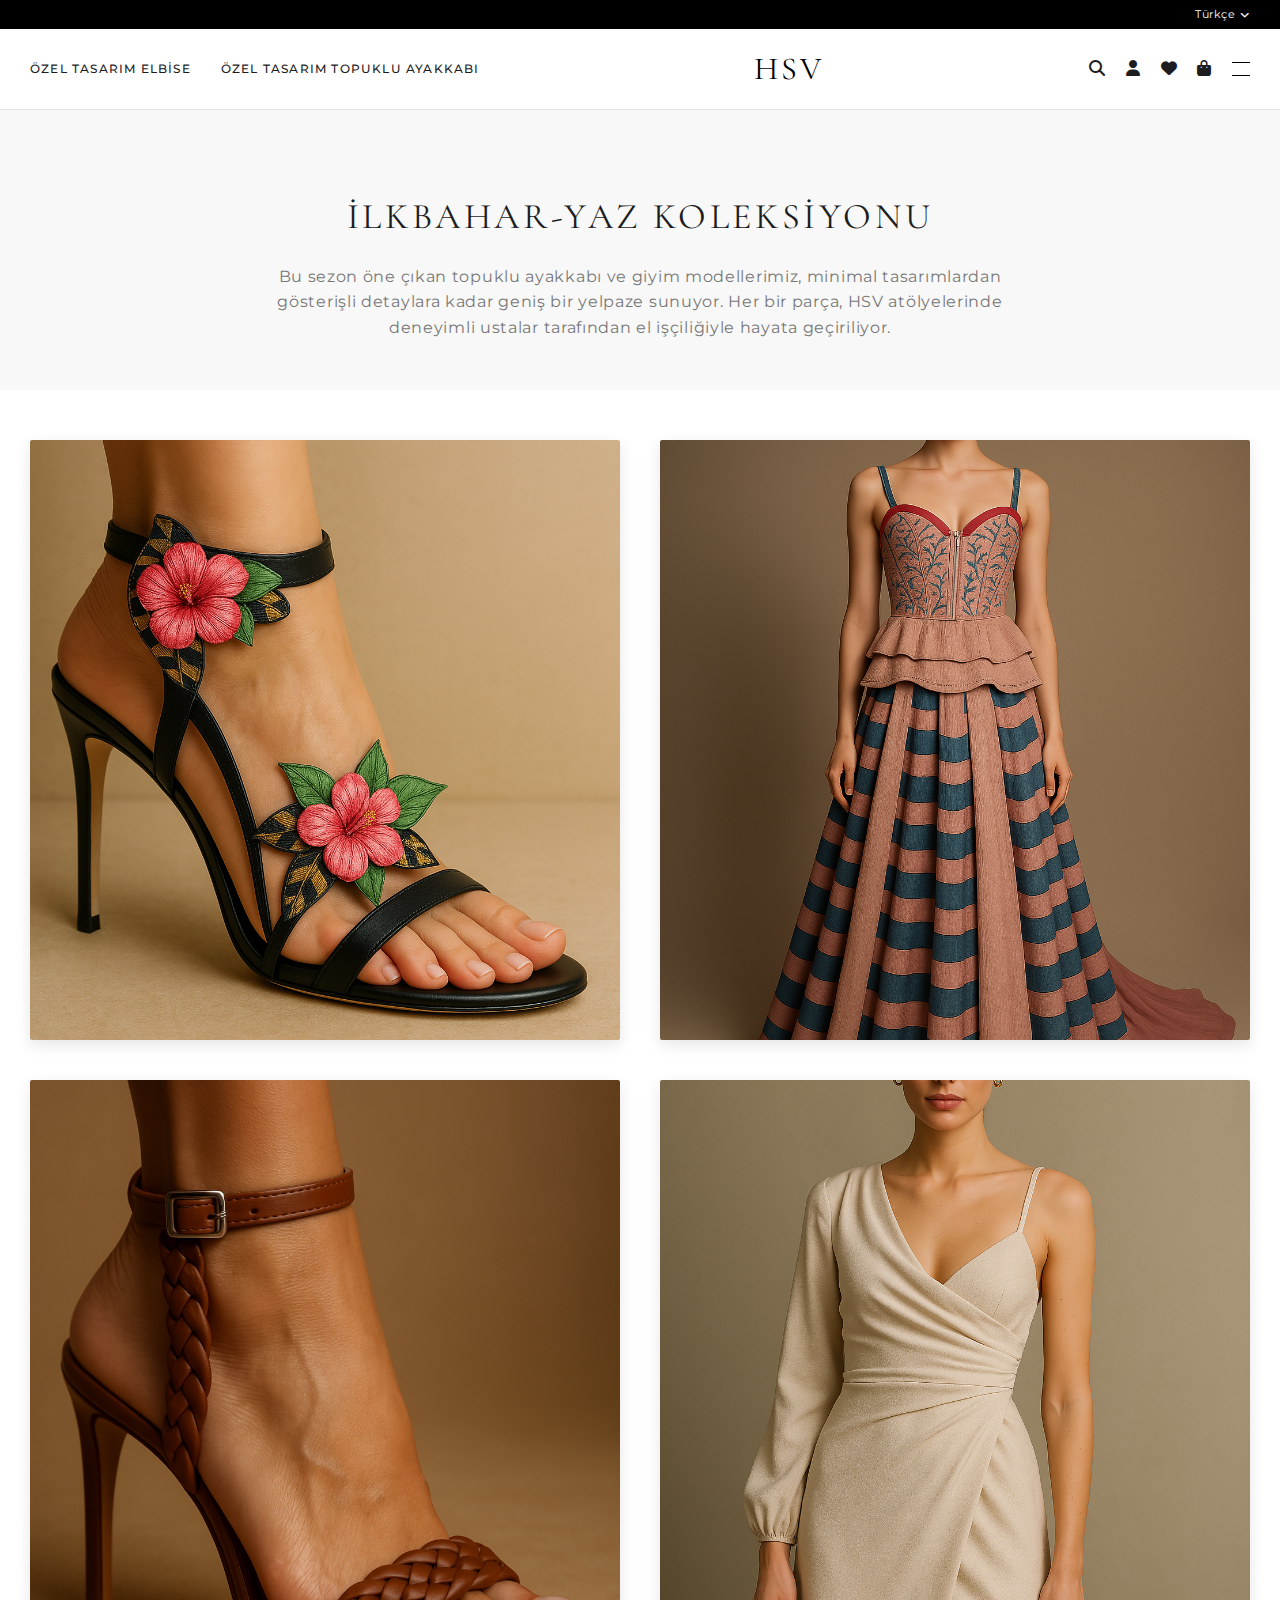
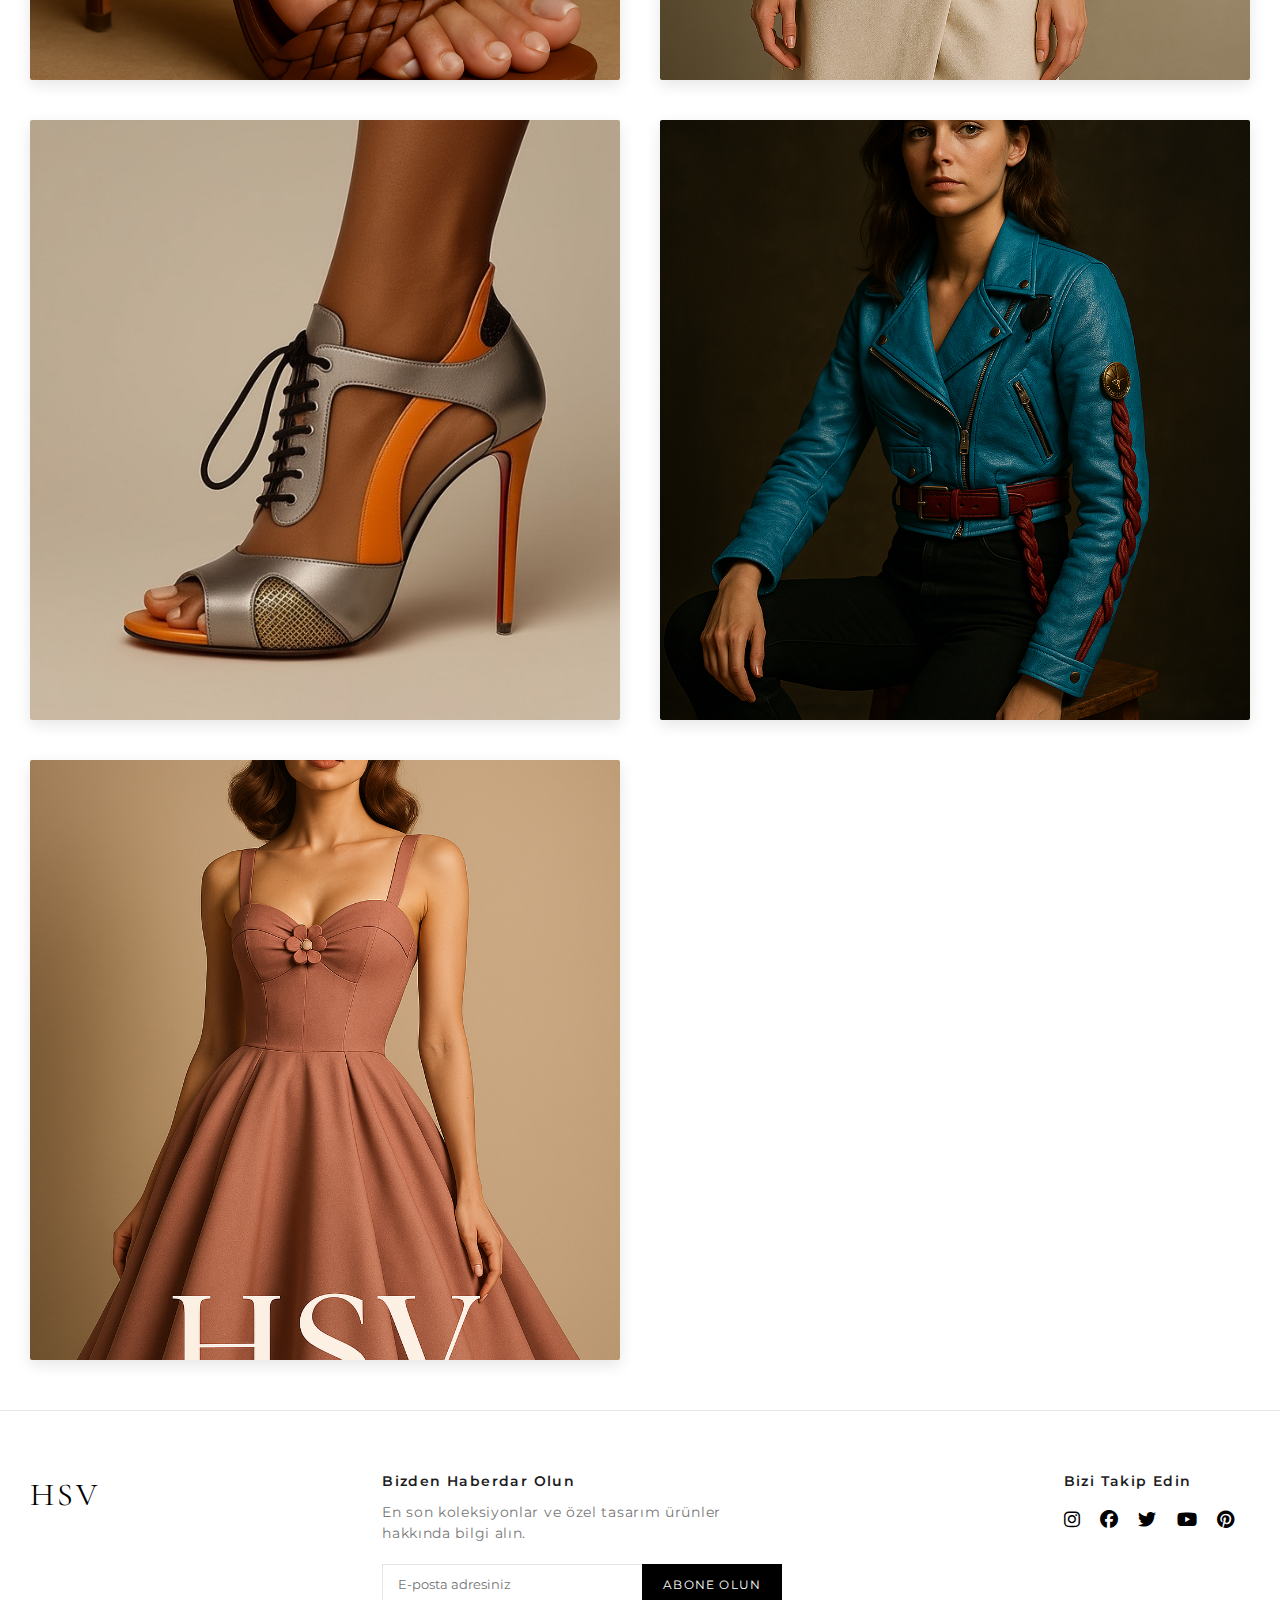
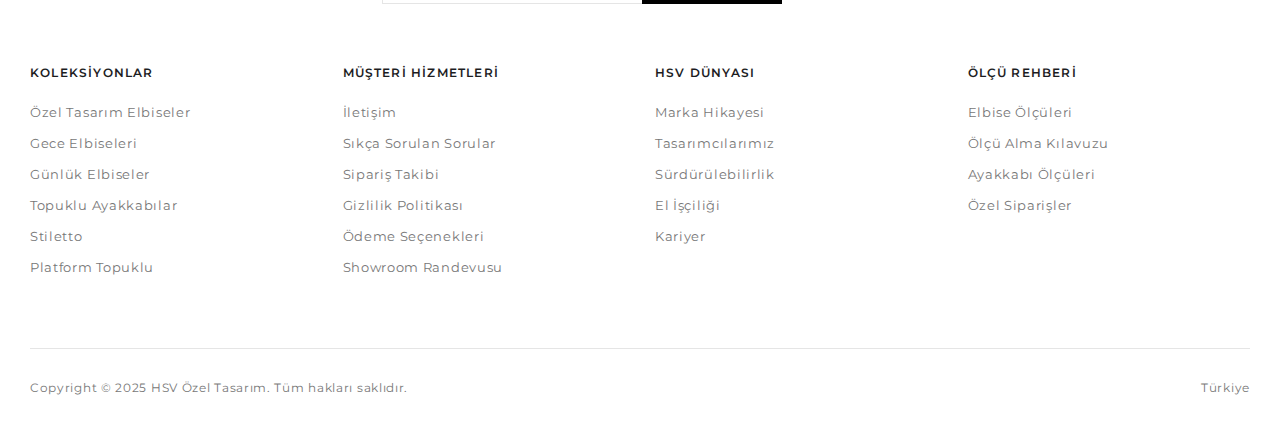
<file: koleksiyon.html>
<!DOCTYPE html>
<html lang="tr">
<head>
    <meta charset="UTF-8">
    <meta name="viewport" content="width=device-width, initial-scale=1.0">
    <title>Koleksiyon | HSV | Özel Tasarım Moda</title>
    <link rel="stylesheet" href="styles.css">
    <link rel="stylesheet" href="https://cdnjs.cloudflare.com/ajax/libs/font-awesome/6.4.0/css/all.min.css">
    <link href="https://fonts.googleapis.com/css2?family=Cormorant+Garamond:wght@300;400;500;600;700&family=Montserrat:wght@300;400;500;600&display=swap" rel="stylesheet">
    <style>
        /* Koleksiyon Sayfası Özel Stilleri */
        .collection-header {
            text-align: center;
            padding: 80px 0 50px;
            background-color: var(--light-bg);
        }
        
        .collection-header h1 {
            font-size: 36px;
            margin-bottom: 20px;
            letter-spacing: 0.1em;
        }
        
        .collection-header p {
            max-width: 800px;
            margin: 0 auto;
            font-size: 16px;
            color: var(--secondary-text);
            line-height: 1.6;
        }
        
        .collection-grid-container {
            max-width: 1440px;
            margin: 0 auto;
            padding: 50px 30px;
        }
        
        .collection-grid {
            display: grid;
            grid-template-columns: repeat(2, 1fr);
            gap: 40px;
        }
        
        .collection-item {
            position: relative;
            overflow: hidden;
            border-radius: 2px;
            box-shadow: 0 5px 15px rgba(0,0,0,0.1);
            transition: transform 0.5s ease;
        }
        
        .collection-item:hover {
            transform: translateY(-10px);
        }
        
        .collection-item img {
            width: 100%;
            height: 600px;
            object-fit: cover;
            transition: transform 0.8s ease;
        }
        
        .collection-item:hover img {
            transform: scale(1.05);
        }
        
        .collection-info {
            position: absolute;
            bottom: 0;
            left: 0;
            right: 0;
            background: rgba(255,255,255,0.9);
            backdrop-filter: blur(5px);
            padding: 30px;
            transform: translateY(100%);
            transition: transform 0.5s ease;
        }
        
        .collection-item:hover .collection-info {
            transform: translateY(0);
        }
        
        .collection-info h3 {
            font-size: 24px;
            margin-bottom: 10px;
            font-weight: 500;
        }
        
        .collection-info p {
            margin-bottom: 20px;
            color: var(--secondary-text);
        }
        
        @media screen and (max-width: 1068px) {
            .collection-grid {
                grid-template-columns: 1fr;
            }
        }
    </style>
</head>
<body>
    <div class="language-selector">
        <div class="language-selector-content">
            <span>Türkçe</span>
            <i class="fas fa-chevron-down"></i>
            <div class="language-dropdown">
                <a href="#">English</a>
                <a href="#">Français</a>
                <a href="#">Italiano</a>
                <a href="#">Deutsch</a>
                <a href="#">日本語</a>
                <a href="#">한국어</a>
            </div>
        </div>
    </div>

    <header class="nav-wrapper">
        <nav class="global-nav">
            <div class="global-nav-content">
                <div class="global-nav-categories">
                    <ul>
                        <li><a href="#">ÖZEL TASARIM ELBİSE</a></li>
                        <li><a href="#">ÖZEL TASARIM TOPUKLU AYAKKABI</a></li>
                    </ul>
                </div>
                <div class="global-nav-logo">
                    <a href="index.html">HSV</a>
                </div>
                <div class="global-nav-actions">
                    <a href="#" class="search-link"><i class="fas fa-search"></i></a>
                    <a href="#" class="account-link"><i class="fas fa-user"></i></a>
                    <a href="#" class="wishlist-link"><i class="fas fa-heart"></i></a>
                    <a href="#" class="bag-link"><i class="fas fa-shopping-bag"></i></a>
                    <a href="#" class="nav-menu-button">
                        <span></span>
                        <span></span>
                    </a>
                </div>
            </div>
        </nav>
    </header>

    <main>
        <section class="collection-header">
            <h1>İLKBAHAR-YAZ KOLEKSİYONU</h1>
            <p>Bu sezon öne çıkan topuklu ayakkabı ve giyim modellerimiz, minimal tasarımlardan gösterişli detaylara kadar geniş bir yelpaze sunuyor. 
            Her bir parça, HSV atölyelerinde deneyimli ustalar tarafından el işçiliğiyle hayata geçiriliyor.</p>
        </section>

        <section class="collection-grid-container">
            <div class="collection-grid">
                <div class="collection-item">
                    <img src="img/yazısız hali/ChatGPT Image 31 Mar 2025 01_49_33.png" alt="Özel Tasarım Ayakkabı 1">
                    <div class="collection-info">
                        <h3>LUNA STİLETTO</h3>
                        <p>İnce topuklu, saten kumaş, asimetrik tasarım</p>
                        <a href="ayakkabi-detay.html" class="btn-outline">Detaylar</a>
                    </div>
                </div>
                <div class="collection-item">
                    <img src="img/yazısız hali/ChatGPT Image 31 Mar 2025 01_52_26.png" alt="Özel Tasarım Ayakkabı 2">
                    <div class="collection-info">
                        <h3>AURORA ELBİSE</h3>
                        <p>Platformlu, süet kumaş, modern tasarım</p>
                        <a href="aurora-elbise.html" class="btn-outline">Detaylar</a>
                    </div>
                </div>
                <div class="collection-item">
                    <img src="img/yazısız hali/ChatGPT Image 31 Mar 2025 01_59_22.png" alt="Özel Tasarım Ayakkabı 3">
                    <div class="collection-info">
                        <h3>ELEGANCE STİLETTO</h3>
                        <p>Süet, 10cm topuk, minimal tasarım</p>
                        <a href="elegance-stiletto.html" class="btn-outline">Detaylar</a>
                    </div>
                </div>
                <div class="collection-item">
                    <img src="img/yazısız hali/ChatGPT Image 31 Mar 2025 02_03_04.png" alt="Özel Tasarım Ayakkabı 4">
                    <div class="collection-info">
                        <h3>ZERAFET ELBİSE</h3>
                        <p>Blok topuklu, deri kumaş, gündüz-gece uyumlu</p>
                        <a href="zerafet-elbise.html" class="btn-outline">Detaylar</a>
                    </div>
                </div>
                <div class="collection-item">
                    <img src="img/yazısız hali/Generated Image March 31, 2025 - 1_43AM.jpeg" alt="Özel Tasarım Ayakkabı 5">
                    <div class="collection-info">
                        <h3>AURORA STİLETTO</h3>
                        <p>İnce topuklu, taşlı dizayn, özel gece tasarımı</p>
                        <a href="aurora-stiletto.html" class="btn-outline">Detaylar</a>
                    </div>
                </div>
                <div class="collection-item">
                    <img src="img/yazısız hali/ChatGPT Image 31 Mar 2025 03_33_33.png" alt="Özel Tasarım Mont">
                    <div class="collection-info">
                        <h3>RÜTBE MONT</h3>
                        <p>Turkuaz deri, kırmızı detaylı, özel tasarım ceket</p>
                        <a href="rutbe-mont.html" class="btn-outline">Detaylar</a>
                    </div>
                </div>
                <div class="collection-item">
                    <img src="img/yazılı hali/ChatGPT Image 31 Mar 2025 04_36_58.png" alt="Özel Tasarım Elbise">
                    <div class="collection-info">
                        <h3>ZARİF ELBİSE</h3>
                        <p>Zarif kesim, özel kumaş, el işçiliği detaylar</p>
                        <a href="zarif-elbise.html" class="btn-outline">Detaylar</a>
                    </div>
                </div>
            </div>
        </section>
    </main>

    <footer>
        <div class="footer-wrapper">
            <div class="footer-top">
                <div class="footer-logo">HSV</div>
                <div class="footer-newsletter">
                    <h4>Bizden Haberdar Olun</h4>
                    <p>En son koleksiyonlar ve özel tasarım ürünler hakkında bilgi alın.</p>
                    <form class="newsletter-form">
                        <input type="email" placeholder="E-posta adresiniz">
                        <button type="submit" class="btn-dark">Abone Olun</button>
                    </form>
                </div>
                <div class="footer-social">
                    <h4>Bizi Takip Edin</h4>
                    <div class="social-icons">
                        <a href="#"><i class="fab fa-instagram"></i></a>
                        <a href="#"><i class="fab fa-facebook"></i></a>
                        <a href="#"><i class="fab fa-twitter"></i></a>
                        <a href="#"><i class="fab fa-youtube"></i></a>
                        <a href="#"><i class="fab fa-pinterest"></i></a>
                    </div>
                </div>
            </div>
            
            <div class="footer-columns">
                <div class="footer-column">
                    <h5>KOLEKSİYONLAR</h5>
                    <ul>
                        <li><a href="#">Özel Tasarım Elbiseler</a></li>
                        <li><a href="#">Gece Elbiseleri</a></li>
                        <li><a href="#">Günlük Elbiseler</a></li>
                        <li><a href="#">Topuklu Ayakkabılar</a></li>
                        <li><a href="#">Stiletto</a></li>
                        <li><a href="#">Platform Topuklu</a></li>
                    </ul>
                </div>
                
                <div class="footer-column">
                    <h5>MÜŞTERİ HİZMETLERİ</h5>
                    <ul>
                        <li><a href="#">İletişim</a></li>
                        <li><a href="#">Sıkça Sorulan Sorular</a></li>
                        <li><a href="#">Sipariş Takibi</a></li>
                        <li><a href="#">Gizlilik Politikası</a></li>
                        <li><a href="#">Ödeme Seçenekleri</a></li>
                        <li><a href="#">Showroom Randevusu</a></li>
                    </ul>
                </div>
                
                <div class="footer-column">
                    <h5>HSV DÜNYASI</h5>
                    <ul>
                        <li><a href="#">Marka Hikayesi</a></li>
                        <li><a href="#">Tasarımcılarımız</a></li>
                        <li><a href="#">Sürdürülebilirlik</a></li>
                        <li><a href="#">El İşçiliği</a></li>
                        <li><a href="#">Kariyer</a></li>
                    </ul>
                </div>
                
                <div class="footer-column">
                    <h5>ÖLÇÜ REHBERİ</h5>
                    <ul>
                        <li><a href="#">Elbise Ölçüleri</a></li>
                        <li><a href="#">Ölçü Alma Kılavuzu</a></li>
                        <li><a href="#">Ayakkabı Ölçüleri</a></li>
                        <li><a href="#">Özel Siparişler</a></li>
                    </ul>
                </div>
            </div>
            
            <div class="footer-bottom">
                <div class="footer-copyright">
                    <p>Copyright © 2025 HSV Özel Tasarım. Tüm hakları saklıdır.</p>
                </div>
                <div class="footer-locale">
                    <p>Türkiye</p>
                </div>
            </div>
        </div>
    </footer>

    <script src="script.js"></script>
</body>
</html>
</file>
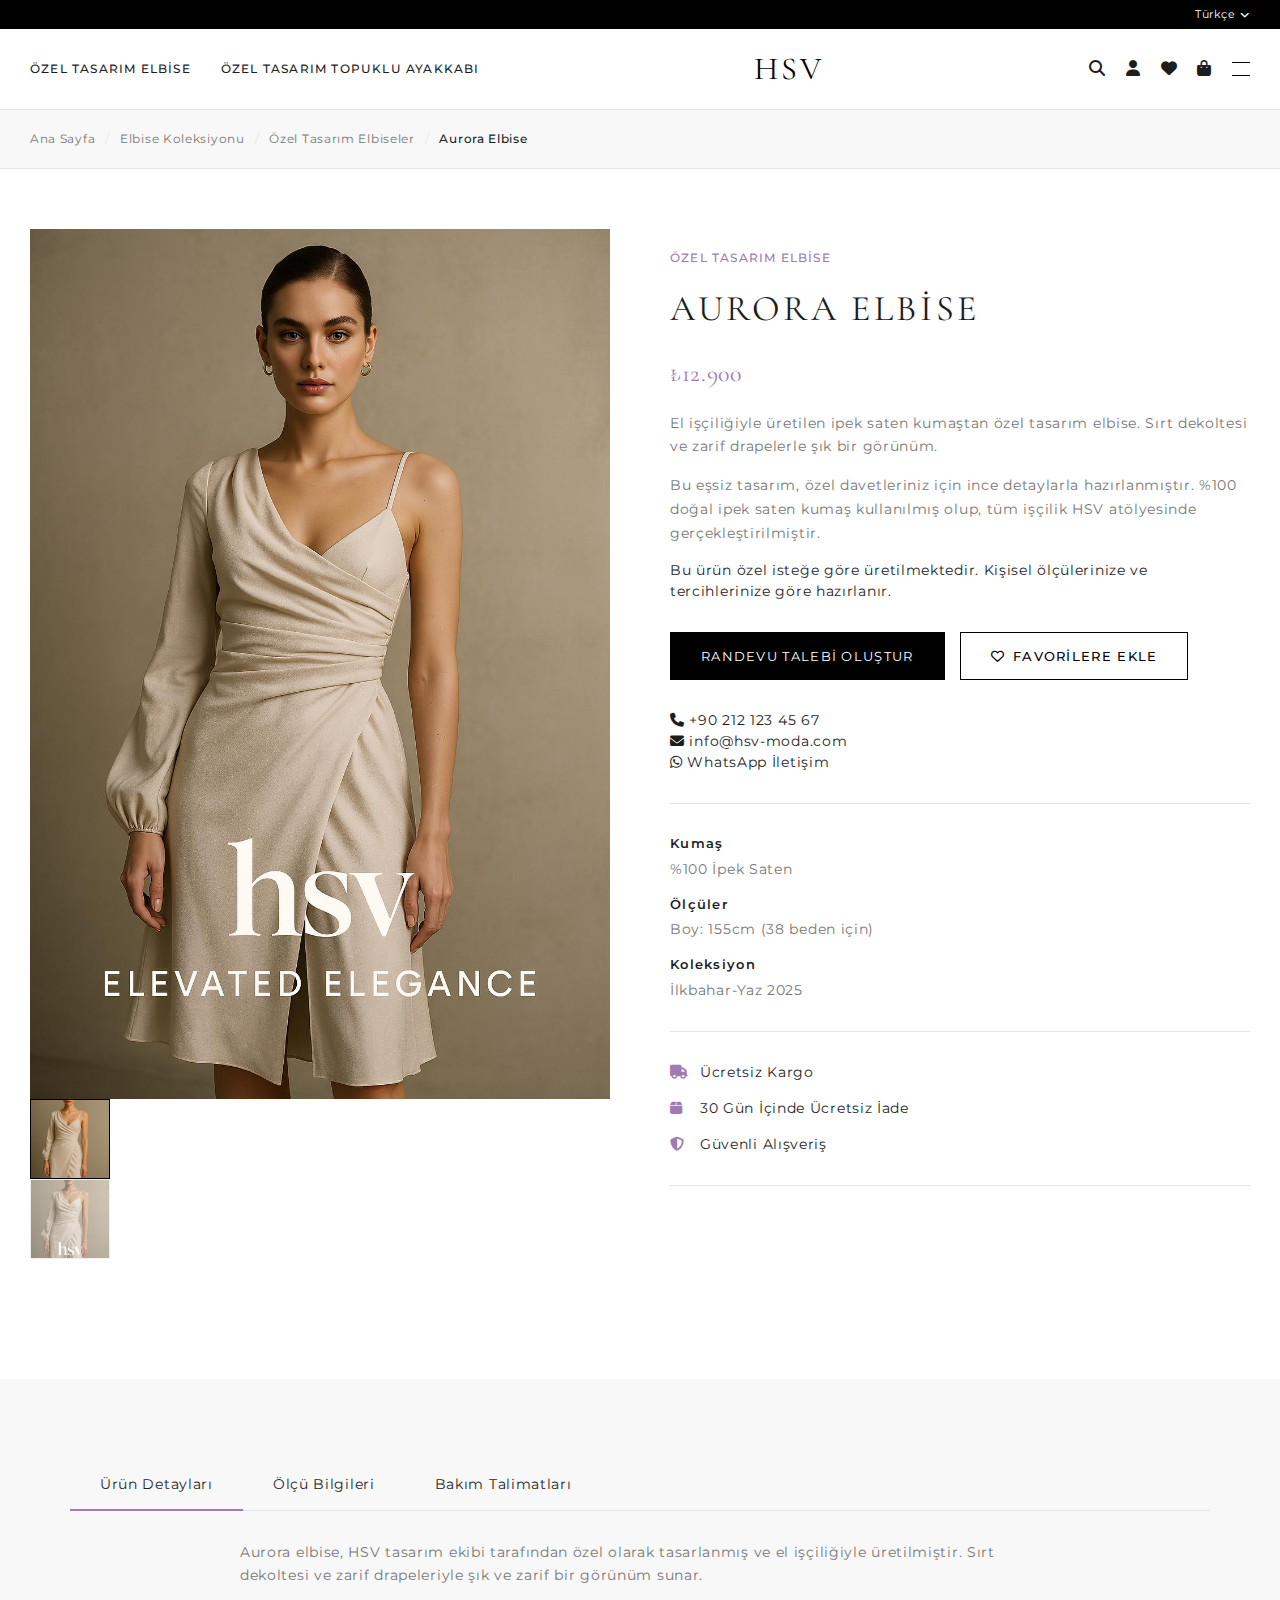
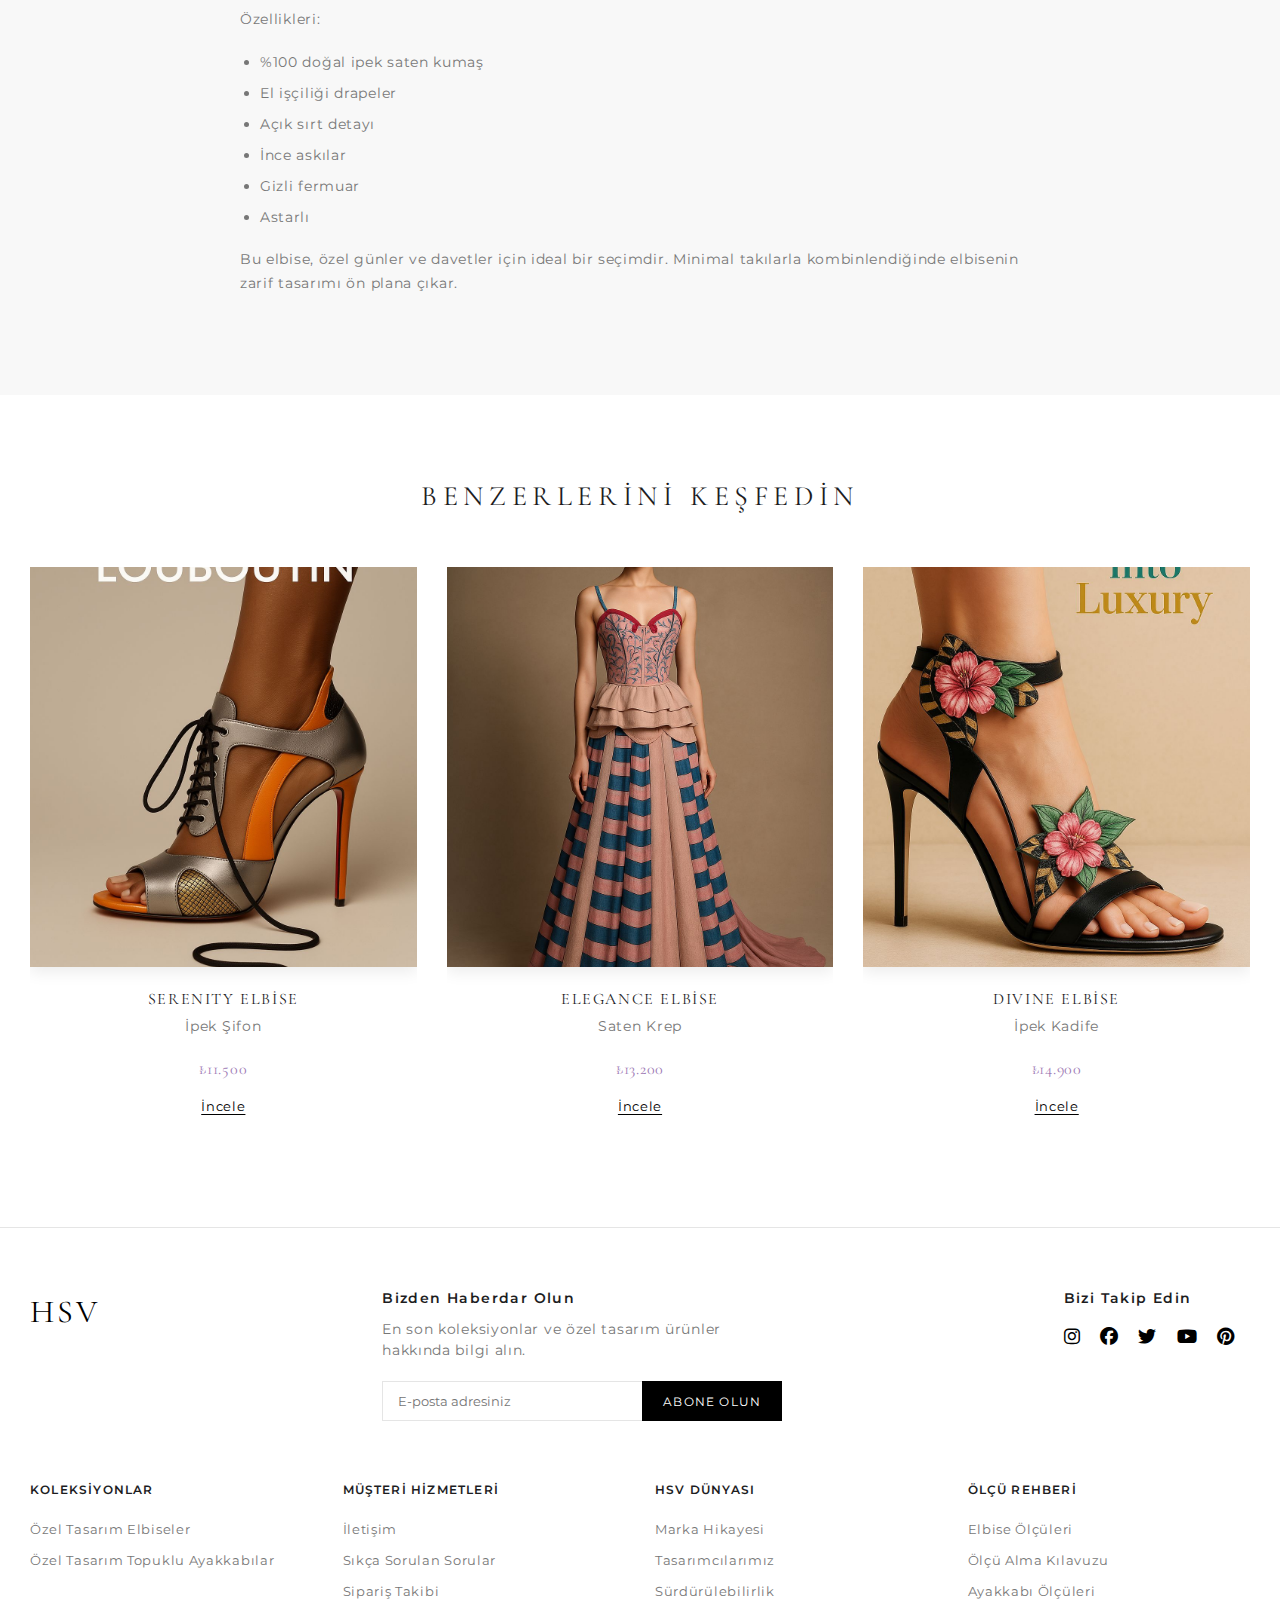
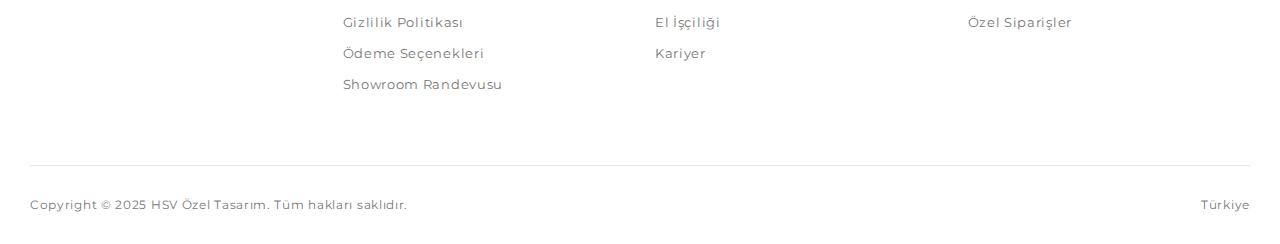
<file: urun-detay.html>
<!DOCTYPE html>
<html lang="tr">
<head>
    <meta charset="UTF-8">
    <meta name="viewport" content="width=device-width, initial-scale=1.0">
    <title>Aurora Elbise | HSV Özel Tasarım Moda</title>
    <link rel="stylesheet" href="styles.css">
    <link rel="stylesheet" href="product-detail.css">
    <link rel="stylesheet" href="https://cdnjs.cloudflare.com/ajax/libs/font-awesome/6.4.0/css/all.min.css">
    <link href="https://fonts.googleapis.com/css2?family=Cormorant+Garamond:wght@300;400;500;600;700&family=Montserrat:wght@300;400;500;600&display=swap" rel="stylesheet">
</head>
<body>
    <div class="language-selector">
        <div class="language-selector-content">
            <span>Türkçe</span>
            <i class="fas fa-chevron-down"></i>
            <div class="language-dropdown">
                <a href="#">English</a>
                <a href="#">Français</a>
                <a href="#">Italiano</a>
                <a href="#">Deutsch</a>
                <a href="#">日本語</a>
                <a href="#">한국어</a>
            </div>
        </div>
    </div>

    <header class="nav-wrapper">
        <nav class="global-nav">
            <div class="global-nav-content">
                <div class="global-nav-categories">
                    <ul>
                        <li><a href="#">ÖZEL TASARIM ELBİSE</a></li>
                        <li><a href="#">ÖZEL TASARIM TOPUKLU AYAKKABI</a></li>
                    </ul>
                </div>
                <div class="global-nav-logo">
                    <a href="index.html">HSV</a>
                </div>
                <div class="global-nav-actions">
                    <a href="#" class="search-link"><i class="fas fa-search"></i></a>
                    <a href="#" class="account-link"><i class="fas fa-user"></i></a>
                    <a href="#" class="wishlist-link"><i class="fas fa-heart"></i></a>
                    <a href="#" class="bag-link"><i class="fas fa-shopping-bag"></i></a>
                    <a href="#" class="nav-menu-button">
                        <span></span>
                        <span></span>
                    </a>
                </div>
            </div>
        </nav>
        
        <div class="mega-menu">
            <div class="mega-menu-container">
                <div class="mega-menu-column">
                    <h3>ELBİSE KOLEKSİYONLARI</h3>
                    <ul>
                        <li><a href="#">Yeni Koleksiyon</a></li>
                        <li><a href="#">Özel Tasarım Topuklu Ayakkabılar</a></li>
                        <li><a href="#">Özel Tasarım Elbiseler</a></li>
                    </ul>
                </div>
                <div class="mega-menu-column">
                    <h3>ELBİSE KUMAŞLARI</h3>
                    <ul>
                        <li><a href="#">İpek</a></li>
                        <li><a href="#">Saten</a></li>
                        <li><a href="#">Kadife</a></li>
                        <li><a href="#">Şifon</a></li>
                        <li><a href="#">Tül</a></li>
                        <li><a href="#">Dantel</a></li>
                        <li><a href="#">Krep</a></li>
                    </ul>
                </div>
                <div class="mega-menu-column">
                    <h3>AYAKKABI KOLEKSİYONLARI</h3>
                    <ul>
                        <li><a href="#">Yeni Koleksiyon</a></li>
                        <li><a href="#">İlkbahar-Yaz 2025</a></li>
                        <li><a href="#">Stiletto</a></li>
                        <li><a href="#">Platformlu</a></li>
                        <li><a href="#">Blok Topuklu</a></li>
                        <li><a href="#">İnce Topuklu</a></li>
                        <li><a href="#">Kalın Topuklu</a></li>
                    </ul>
                </div>
                <div class="mega-menu-column">
                    <h3>AYAKKABI MALZEMELERI</h3>
                    <ul>
                        <li><a href="#">Süet</a></li>
                        <li><a href="#">Deri</a></li>
                        <li><a href="#">Rugan</a></li>
                        <li><a href="#">Saten</a></li>
                        <li><a href="#">Dokuma</a></li>
                        <li><a href="#">Nakışlı</a></li>
                        <li><a href="#">Taşlı</a></li>
                    </ul>
                </div>
                <div class="mega-menu-image">
                    <img src="img/yazısız hali/ChatGPT Image 31 Mar 2025 01_52_26.png" alt="Sezon Koleksiyonu">
                    <div class="mega-menu-image-text">
                        <h4>2025 İLKBAHAR-YAZ</h4>
                        <a href="#">Koleksiyonu Keşfedin</a>
                    </div>
                </div>
            </div>
        </div>
        
        <div class="mobile-nav">
            <div class="mobile-nav-header">
                <div class="mobile-nav-logo">HSV</div>
                <button class="close-menu"><i class="fas fa-times"></i></button>
            </div>
            <div class="mobile-nav-accordion">
                <div class="accordion-item">
                    <div class="accordion-header">ÖZEL TASARIM ELBİSE <i class="fas fa-plus"></i></div>
                    <div class="accordion-content">
                        <ul>
                            <li><a href="#">Yeni Koleksiyon</a></li>
                            <li><a href="#">Özel Tasarım Elbiseler</a></li>
                            <li><a href="#">Kokteyl Elbiseleri</a></li>
                        </ul>
                    </div>
                </div>
                <div class="accordion-item">
                    <div class="accordion-header">ÖZEL TASARIM TOPUKLU AYAKKABI <i class="fas fa-plus"></i></div>
                    <div class="accordion-content">
                        <ul>
                            <li><a href="#">Yeni Koleksiyon</a></li>
                            <li><a href="#">Stiletto</a></li>
                            <li><a href="#">Platformlu</a></li>
                            <li><a href="#">Blok Topuklu</a></li>
                            <li><a href="#">Deri & Süet</a></li>
                            <li><a href="#">Saten & Taşlı</a></li>
                        </ul>
                    </div>
                </div>
                <div class="accordion-item">
                    <div class="accordion-header">HSV DÜNYASI <i class="fas fa-plus"></i></div>
                    <div class="accordion-content">
                        <ul>
                            <li><a href="#">Marka Hikayesi</a></li>
                            <li><a href="#">Sanat & Tasarım</a></li>
                            <li><a href="#">Sürdürülebilirlik</a></li>
                            <li><a href="#">HSV Studio</a></li>
                        </ul>
                    </div>
                </div>
            </div>
            <div class="mobile-nav-footer">
                <div class="mobile-nav-contact">
                    <p>Müşteri Hizmetleri: +90 212 123 45 67</p>
                    <p>Pazartesi-Cumartesi: 10:00-19:00</p>
                </div>
                <div class="mobile-nav-social">
                    <a href="#"><i class="fab fa-instagram"></i></a>
                    <a href="#"><i class="fab fa-facebook"></i></a>
                    <a href="#"><i class="fab fa-twitter"></i></a>
                    <a href="#"><i class="fab fa-youtube"></i></a>
                </div>
            </div>
        </div>
        
        <div class="search-overlay">
            <div class="search-form-wrapper">
                <form class="search-form">
                    <div class="search-input">
                        <i class="fas fa-search"></i>
                        <input type="text" placeholder="Arama yapın">
                    </div>
                    <button class="close-search"><i class="fas fa-times"></i></button>
                </form>
                <div class="quick-links">
                    <h3>Popüler Aramalar</h3>
                    <ul>
                        <li><a href="#">Yeni Koleksiyon</a></li>
                        <li><a href="#">Özel Tasarım Elbiseler</a></li>
                        <li><a href="#">Özel Tasarım Topuklu Ayakkabılar</a></li>
                        <li><a href="#">İpek Elbiseler</a></li>
                    </ul>
                </div>
            </div>
        </div>
    </header>

    <main>
        <div class="breadcrumb">
            <div class="breadcrumb-container">
                <ul>
                    <li><a href="index.html">Ana Sayfa</a></li>
                    <li><a href="#">Elbise Koleksiyonu</a></li>
                    <li><a href="#">Özel Tasarım Elbiseler</a></li>
                    <li>Aurora Elbise</li>
                </ul>
            </div>
        </div>

        <section class="product-detail">
            <div class="product-detail-container">
                <div class="product-gallery">
                    <div class="main-image">
                        <img src="img/yazılı hali/WhatsApp Image 2025-03-31 at 00.13.34.jpeg" alt="Aurora Elbise" id="current">
                    </div>
                    <div class="thumbnail-images">
                        <div class="thumbnail active">
                            <img src="img/yazısız hali/ChatGPT Image 31 Mar 2025 02_03_04.png" alt="Aurora Elbise Görsel 1">
                        </div>
                        <div class="thumbnail">
                            <img src="img/yazılı hali/WhatsApp Image 2025-03-31 at 00.13.34.jpeg" alt="Aurora Elbise Görsel 2">
                        </div>
                    </div>
                </div>
                <div class="product-info">
                    <span class="product-category">ÖZEL TASARIM ELBİSE</span>
                    <h1>AURORA ELBİSE</h1>
                    <div class="product-price">₺12.900</div>
                    <div class="product-description">
                        <p>El işçiliğiyle üretilen ipek saten kumaştan özel tasarım elbise. Sırt dekoltesi ve zarif drapelerle şık bir görünüm.</p>
                        <p>Bu eşsiz tasarım, özel davetleriniz için ince detaylarla hazırlanmıştır. %100 doğal ipek saten kumaş kullanılmış olup, tüm işçilik HSV atölyesinde gerçekleştirilmiştir.</p>
                    </div>
                
                    <div class="custom-order-info">
                        <p>Bu ürün özel isteğe göre üretilmektedir. Kişisel ölçülerinize ve tercihlerinize göre hazırlanır.</p>
                    </div>
                    <div class="product-actions">
                        <button class="btn-dark request-appointment">RANDEVU TALEBİ OLUŞTUR</button>
                        <button class="btn-outline add-to-wishlist">
                            <i class="far fa-heart"></i>
                            <span>FAVORİLERE EKLE</span>
                        </button>
                    </div>
                    <div class="contact-options">
                        <div class="contact-option">
                            <i class="fas fa-phone"></i>
                            <span>+90 212 123 45 67</span>
                        </div>
                        <div class="contact-option">
                            <i class="fas fa-envelope"></i>
                            <span>info@hsv-moda.com</span>
                        </div>
                        <div class="contact-option">
                            <i class="fab fa-whatsapp"></i>
                            <span>WhatsApp İletişim</span>
                        </div>
                    </div>
                    <div class="product-meta">
                        <div class="meta-item">
                            <h3>Kumaş</h3>
                            <p>%100 İpek Saten</p>
                        </div>
                        <div class="meta-item">
                            <h3>Ölçüler</h3>
                            <p>Boy: 155cm (38 beden için)</p>
                        </div>
                        <div class="meta-item">
                            <h3>Koleksiyon</h3>
                            <p>İlkbahar-Yaz 2025</p>
                        </div>
                    </div>
                    <div class="product-delivery">
                        <div class="delivery-option">
                            <i class="fas fa-truck"></i>
                            <span>Ücretsiz Kargo</span>
                        </div>
                        <div class="delivery-option">
                            <i class="fas fa-box"></i>
                            <span>30 Gün İçinde Ücretsiz İade</span>
                        </div>
                        <div class="delivery-option">
                            <i class="fas fa-shield-alt"></i>
                            <span>Güvenli Alışveriş</span>
                        </div>
                    </div>
                </div>
            </div>
        </section>

        <section class="product-details-tabs">
            <div class="tabs-container">
                <div class="tabs-header">
                    <div class="tab active" data-tab="details">Ürün Detayları</div>
                    <div class="tab" data-tab="size">Ölçü Bilgileri</div>
                    <div class="tab" data-tab="care">Bakım Talimatları</div>
                </div>
                <div class="tabs-content">
                    <div class="tab-content active" id="details">
                        <div class="tab-inner">
                            <p>Aurora elbise, HSV tasarım ekibi tarafından özel olarak tasarlanmış ve el işçiliğiyle üretilmiştir. Sırt dekoltesi ve zarif drapeleriyle şık ve zarif bir görünüm sunar.</p>
                            <p>Özellikleri:</p>
                            <ul>
                                <li>%100 doğal ipek saten kumaş</li>
                                <li>El işçiliği drapeler</li>
                                <li>Açık sırt detayı</li>
                                <li>İnce askılar</li>
                                <li>Gizli fermuar</li>
                                <li>Astarlı</li>
                            </ul>
                            <p>Bu elbise, özel günler ve davetler için ideal bir seçimdir. Minimal takılarla kombinlendiğinde elbisenin zarif tasarımı ön plana çıkar.</p>
                        </div>
                    </div>
                    <div class="tab-content" id="size">
                        <div class="tab-inner">
                            <div class="size-chart">
                                <table>
                                    <thead>
                                        <tr>
                                            <th>Beden</th>
                                            <th>Göğüs (cm)</th>
                                            <th>Bel (cm)</th>
                                            <th>Kalça (cm)</th>
                                        </tr>
                                    </thead>
                                    <tbody>
                                        <tr>
                                            <td>34</td>
                                            <td>82-85</td>
                                            <td>63-66</td>
                                            <td>88-91</td>
                                        </tr>
                                        <tr>
                                            <td>36</td>
                                            <td>86-89</td>
                                            <td>67-70</td>
                                            <td>92-95</td>
                                        </tr>
                                        <tr>
                                            <td>38</td>
                                            <td>90-93</td>
                                            <td>71-74</td>
                                            <td>96-99</td>
                                        </tr>
                                        <tr>
                                            <td>40</td>
                                            <td>94-97</td>
                                            <td>75-78</td>
                                            <td>100-103</td>
                                        </tr>
                                        <tr>
                                            <td>42</td>
                                            <td>98-101</td>
                                            <td>79-82</td>
                                            <td>104-107</td>
                                        </tr>
                                        <tr>
                                            <td>44</td>
                                            <td>102-105</td>
                                            <td>83-87</td>
                                            <td>108-112</td>
                                        </tr>
                                    </tbody>
                                </table>
                            </div>
                            <p>Not: Tüm ürünlerimiz özel dikim olduğundan, ihtiyaç duyduğunuz özel ölçülere göre üretim yapılabilir. Özel ölçü talepleriniz için lütfen bizimle iletişime geçin.</p>
                            <div class="custom-measurement-info">
                                <h4>ÖZEL ÖLÇÜ İLE DİKİM</h4>
                                <p>HSV olarak her vücut tipine ve kişisel tercihlere uygun tasarımlar sunuyoruz. Standart bedenlerin yanı sıra, tamamen sizin ölçülerinize göre dikim yapabilmekteyiz.</p>
                                <p>Özel ölçü ile dikim hizmetimizden yararlanmak için:</p>
                                <ol>
                                    <li>Showroom'umuzda randevu alarak ölçülerinizin alınmasını sağlayabilirsiniz</li>
                                    <li>Uzman terzilerimiz sizinle birebir çalışarak, tasarımın tüm detaylarını kişiselleştirebilir</li>
                                    <li>İstanbul dışındaki müşterilerimiz için online görüşme ve uzaktan ölçü alma desteği sunuyoruz</li>
                                </ol>
                                <p>Özel dikim süreci yaklaşık 2-3 hafta sürmektedir. Acil talepleriniz için lütfen müşteri hizmetlerimizle iletişime geçiniz.</p>
                            </div>
                        </div>
                    </div>
                    <div class="tab-content" id="care">
                        <div class="tab-inner">
                            <p>Ürününüzün uzun ömürlü olması için bakım talimatlarına uyunuz:</p>
                            <ul>
                                <li>Sadece kuru temizleme yapılmalıdır</li>
                                <li>Ütü gerektiren durumlarda düşük ısıda ve ters çevirerek ütüleyiniz</li>
                                <li>Uzun süre muhafaza ederken havadar bir ortamda asarak saklayınız</li>
                                <li>Parfüm, deodorant gibi kimyasal ürünlerin kumaşa direkt temasından kaçınınız</li>
                                <li>Takı ve aksesuarların kumaşa takılması durumunda dikkatli bir şekilde çözünüz</li>
                            </ul>
                        </div>
                    </div>
                </div>
            </div>
        </section>

        <section class="product-suggestions">
            <div class="suggestions-container">
                <h2>BENZERLERİNİ KEŞFEDİN</h2>
                <div class="product-cards">
                    <div class="product-card">
                        <div class="product-card-image">
                            <img src="img/yazılı hali/WhatsApp Image 2025-03-30 at 22.24.07.jpeg" alt="Serenity Elbise">
                        </div>
                        <div class="product-card-info">
                            <h3>SERENITY ELBİSE</h3>
                            <p>İpek Şifon</p>
                            <span class="product-price">₺11.500</span>
                            <a href="#">İncele</a>
                        </div>
                    </div>
                    <div class="product-card">
                        <div class="product-card-image">
                            <img src="img/yazılı hali/WhatsApp Image 2025-03-30 at 22.24.08.jpeg" alt="Elegance Elbise">
                        </div>
                        <div class="product-card-info">
                            <h3>ELEGANCE ELBİSE</h3>
                            <p>Saten Krep</p>
                            <span class="product-price">₺13.200</span>
                            <a href="#">İncele</a>
                        </div>
                    </div>
                    <div class="product-card">
                        <div class="product-card-image">
                            <img src="img/yazılı hali/WhatsApp Image 2025-03-30 at 22.24.08 (1).jpeg" alt="Divine Elbise">
                        </div>
                        <div class="product-card-info">
                            <h3>DIVINE ELBİSE</h3>
                            <p>İpek Kadife</p>
                            <span class="product-price">₺14.900</span>
                            <a href="#">İncele</a>
                        </div>
                    </div>
                </div>
            </div>
        </section>
    </main>

    <footer>
        <div class="footer-wrapper">
            <div class="footer-top">
                <div class="footer-logo">HSV</div>
                <div class="footer-newsletter">
                    <h4>Bizden Haberdar Olun</h4>
                    <p>En son koleksiyonlar ve özel tasarım ürünler hakkında bilgi alın.</p>
                    <form class="newsletter-form">
                        <input type="email" placeholder="E-posta adresiniz">
                        <button type="submit" class="btn-dark">Abone Olun</button>
                    </form>
                </div>
                <div class="footer-social">
                    <h4>Bizi Takip Edin</h4>
                    <div class="social-icons">
                        <a href="#"><i class="fab fa-instagram"></i></a>
                        <a href="#"><i class="fab fa-facebook"></i></a>
                        <a href="#"><i class="fab fa-twitter"></i></a>
                        <a href="#"><i class="fab fa-youtube"></i></a>
                        <a href="#"><i class="fab fa-pinterest"></i></a>
                    </div>
                </div>
            </div>
            
            <div class="footer-columns">
                <div class="footer-column">
                    <h5>KOLEKSİYONLAR</h5>
                    <ul>
                        <li><a href="#">Özel Tasarım Elbiseler</a></li>
                        <li><a href="#">Özel Tasarım Topuklu Ayakkabılar</a></li>
                    </ul>
                </div>
                
                <div class="footer-column">
                    <h5>MÜŞTERİ HİZMETLERİ</h5>
                    <ul>
                        <li><a href="#">İletişim</a></li>
                        <li><a href="#">Sıkça Sorulan Sorular</a></li>
                        <li><a href="#">Sipariş Takibi</a></li>
                        <li><a href="#">Gizlilik Politikası</a></li>
                        <li><a href="#">Ödeme Seçenekleri</a></li>
                        <li><a href="#">Showroom Randevusu</a></li>
                    </ul>
                </div>
                
                <div class="footer-column">
                    <h5>HSV DÜNYASI</h5>
                    <ul>
                        <li><a href="#">Marka Hikayesi</a></li>
                        <li><a href="#">Tasarımcılarımız</a></li>
                        <li><a href="#">Sürdürülebilirlik</a></li>
                        <li><a href="#">El İşçiliği</a></li>
                        <li><a href="#">Kariyer</a></li>
                    </ul>
                </div>
                
                <div class="footer-column">
                    <h5>ÖLÇÜ REHBERİ</h5>
                    <ul>
                        <li><a href="#">Elbise Ölçüleri</a></li>
                        <li><a href="#">Ölçü Alma Kılavuzu</a></li>
                        <li><a href="#">Ayakkabı Ölçüleri</a></li>
                        <li><a href="#">Özel Siparişler</a></li>
                    </ul>
                </div>
            </div>
            
            <div class="footer-bottom">
                <div class="footer-copyright">
                    <p>Copyright © 2025 HSV Özel Tasarım. Tüm hakları saklıdır.</p>
                </div>
                <div class="footer-locale">
                    <p>Türkiye</p>
                </div>
            </div>
        </div>
    </footer>

    <script src="script.js"></script>
    <script src="product-detail.js"></script>
</body>
</html>
</file>
<file: product-detail.css>
/* Ürün Detay Sayfası Stilleri */

/* Breadcrumb */
.breadcrumb {
    padding: 20px 0;
    background: var(--light-bg);
    border-bottom: 1px solid var(--border-color);
}

.breadcrumb-container {
    max-width: 1440px;
    margin: 0 auto;
    padding: 0 30px;
}

.breadcrumb ul {
    display: flex;
    align-items: center;
    flex-wrap: wrap;
}

.breadcrumb li {
    font-size: 12px;
    color: var(--secondary-text);
}

.breadcrumb li:not(:last-child)::after {
    content: '/';
    margin: 0 10px;
    color: var(--border-color);
}

.breadcrumb li:last-child {
    color: var(--primary-text);
    font-weight: 500;
}

/* Ürün Detay Sayfası */
.product-detail {
    padding: 60px 0;
}

.product-detail-container {
    max-width: 1440px;
    margin: 0 auto;
    padding: 0 30px;
    display: grid;
    grid-template-columns: 1fr 1fr;
    gap: 60px;
}

/* Zarif Elbise Sayfası için Ürün Galerisi */
.product-gallery {
    margin-bottom: 60px;
    width: 100%;
    position: relative;
}

.gallery-main {
    position: relative;
    margin-bottom: 20px;
    overflow: hidden;
    background-color: var(--light-bg);
}

.gallery-image-container {
    position: relative;
    width: 100%;
    height: 600px;
}

.gallery-image {
    position: absolute;
    width: 100%;
    height: 100%;
    object-fit: cover;
    opacity: 0;
    transition: opacity 0.5s ease;
}

.gallery-image.active {
    opacity: 1;
}

.gallery-controls {
    position: absolute;
    bottom: 20px;
    right: 20px;
    display: flex;
    gap: 10px;
}

.gallery-prev,
.gallery-next {
    width: 40px;
    height: 40px;
    border-radius: 50%;
    background-color: rgba(255, 255, 255, 0.8);
    display: flex;
    align-items: center;
    justify-content: center;
    cursor: pointer;
    transition: all var(--transition);
}

.gallery-prev:hover,
.gallery-next:hover {
    background-color: var(--white);
}

.gallery-thumbnails {
    display: flex;
    gap: 10px;
}

.thumbnail {
    width: 80px;
    height: 80px;
    border: 1px solid var(--border-color);
    cursor: pointer;
    opacity: 0.6;
    transition: all var(--transition);
}

.thumbnail:hover, 
.thumbnail.active {
    opacity: 1;
    border-color: var(--black);
}

.thumbnail img {
    width: 100%;
    height: 100%;
    object-fit: cover;
}

/* Ürün Bilgileri */
.product-info {
    padding-top: 20px;
}

.product-info h1 {
    font-size: 36px;
    margin: 10px 0;
    letter-spacing: 0.1em;
}

.product-price {
    font-family: var(--secondary-font);
    font-size: 24px;
    margin: 20px 0;
    color: var(--elbise-color);
}

.product-description p {
    margin-bottom: 15px;
    font-size: 14px;
    line-height: 1.7;
    color: var(--secondary-text);
}

/* Ürün Özellikleri */
.product-attributes {
    margin: 30px 0;
}

.attribute {
    margin-bottom: 20px;
}

.attribute h3 {
    font-family: var(--primary-font);
    font-size: 14px;
    font-weight: 600;
    margin-bottom: 10px;
}

.color-options {
    display: flex;
    gap: 10px;
    margin-bottom: 10px;
}

.color-option {
    width: 24px;
    height: 24px;
    border-radius: 50%;
    cursor: pointer;
    transition: all var(--transition);
    position: relative;
}

.color-option.selected::after {
    content: '';
    position: absolute;
    top: -3px;
    left: -3px;
    right: -3px;
    bottom: -3px;
    border: 1px solid var(--black);
    border-radius: 50%;
}

.selected-color {
    font-size: 12px;
    color: var(--secondary-text);
}

.size-options {
    display: flex;
    flex-wrap: wrap;
    gap: 8px;
}

.size-option {
    min-width: 40px;
    height: 40px;
    display: flex;
    align-items: center;
    justify-content: center;
    border: 1px solid var(--border-color);
    font-size: 13px;
    cursor: pointer;
    transition: all var(--transition);
}

.size-option:hover {
    border-color: var(--black);
}

.size-option.selected {
    border-color: var(--black);
    background: var(--black);
    color: var(--white);
}

.size-guide {
    margin: 20px 0;
}

.link-with-icon {
    display: inline-flex;
    align-items: center;
    font-size: 12px;
    color: var(--secondary-text);
    text-decoration: underline;
    text-underline-offset: 3px;
}

.link-with-icon i {
    margin-right: 6px;
}

/* Ürün İşlemleri */
.product-actions {
    display: flex;
    gap: 15px;
    margin: 30px 0;
}

.add-to-bag, .add-to-wishlist {
    padding: 15px 30px;
    font-weight: 500;
}

.add-to-wishlist {
    display: flex;
    align-items: center;
    justify-content: center;
}

.add-to-wishlist i {
    margin-right: 8px;
}

/* Ürün Meta Bilgileri */
.product-meta {
    margin: 30px 0;
    padding-top: 30px;
    border-top: 1px solid var(--border-color);
}

.meta-item {
    margin-bottom: 15px;
}

.meta-item h3 {
    font-family: var(--primary-font);
    font-size: 13px;
    font-weight: 600;
    margin-bottom: 5px;
}

.meta-item p {
    font-size: 14px;
    color: var(--secondary-text);
}

/* Kargo ve Teslimat */
.product-delivery {
    padding: 30px 0;
    border-top: 1px solid var(--border-color);
    border-bottom: 1px solid var(--border-color);
}

.delivery-option {
    display: flex;
    align-items: center;
    margin-bottom: 15px;
}

.delivery-option:last-child {
    margin-bottom: 0;
}

.delivery-option i {
    width: 20px;
    margin-right: 10px;
    color: var(--elbise-color);
}

/* Ürün Detay Sekmeleri */
.product-details-tabs {
    padding: 80px 0;
    background: var(--light-bg);
}

.tabs-container {
    max-width: 1200px;
    margin: 0 auto;
    padding: 0 30px;
}

.tabs-header {
    display: flex;
    border-bottom: 1px solid var(--border-color);
    margin-bottom: 30px;
}

.tab {
    padding: 15px 30px;
    font-size: 14px;
    cursor: pointer;
    transition: all var(--transition);
    position: relative;
}

.tab.active::after {
    content: '';
    position: absolute;
    bottom: -1px;
    left: 0;
    width: 100%;
    height: 2px;
    background: var(--elbise-color);
}

.tab-content {
    display: none;
}

.tab-content.active {
    display: block;
}

.tab-inner {
    max-width: 800px;
    margin: 0 auto;
}

.tab-inner p {
    margin-bottom: 20px;
    font-size: 14px;
    line-height: 1.7;
    color: var(--secondary-text);
}

.tab-inner ul {
    list-style: disc;
    margin-left: 20px;
    margin-bottom: 20px;
}

.tab-inner ul li {
    margin-bottom: 10px;
    font-size: 14px;
    color: var(--secondary-text);
}

/* Ölçü Tablosu */
.size-chart {
    overflow-x: auto;
    margin-bottom: 20px;
}

.size-chart table {
    width: 100%;
    border-collapse: collapse;
    min-width: 600px;
}

.size-chart th {
    background: var(--black);
    color: var(--white);
    font-weight: 500;
    text-align: left;
    padding: 12px 15px;
}

.size-chart td {
    border: 1px solid var(--border-color);
    padding: 12px 15px;
    font-size: 14px;
}

.size-chart tbody tr:nth-child(even) {
    background: rgba(0,0,0,0.03);
}

/* Bakım İkonu */
.care-icons {
    display: flex;
    gap: 30px;
    margin-top: 30px;
}

.care-icon {
    display: flex;
    flex-direction: column;
    align-items: center;
    text-align: center;
}

.care-icon img {
    width: 40px;
    height: 40px;
    margin-bottom: 10px;
}

.care-icon span {
    font-size: 12px;
    color: var(--secondary-text);
}

/* Benzer Ürün Önerileri */
.product-suggestions {
    padding: 80px 0;
}

.suggestions-container {
    max-width: 1440px;
    margin: 0 auto;
    padding: 0 30px;
}

.suggestions-container h2 {
    text-align: center;
    margin-bottom: 50px;
    font-size: 28px;
    letter-spacing: 0.2em;
}

.product-cards {
    display: grid;
    grid-template-columns: repeat(3, 1fr);
    gap: 30px;
}

.product-card {
    text-align: center;
}

.product-card-image {
    position: relative;
    margin-bottom: 20px;
    overflow: hidden;
    box-shadow: 0 5px 15px rgba(0,0,0,0.08);
}

.product-card-image img {
    width: 100%;
    height: 400px;
    object-fit: cover;
    transition: transform 0.5s ease;
}

.product-card:hover .product-card-image img {
    transform: scale(1.05);
}

.product-card-info h3 {
    font-size: 16px;
    margin-bottom: 5px;
}

.product-card-info p {
    font-size: 14px;
    color: var(--secondary-text);
    margin-bottom: 10px;
}

.product-card-info span.product-price {
    display: block;
    font-family: var(--secondary-font);
    font-size: 16px;
    margin-bottom: 15px;
    color: var(--elbise-color);
}

.product-card-info a {
    font-size: 13px;
    text-decoration: underline;
    text-underline-offset: 3px;
    transition: color var(--transition);
}

.product-card-info a:hover {
    color: var(--elbise-color);
}

/* Responsive */
@media screen and (max-width: 1068px) {
    .product-detail-container {
        grid-template-columns: 1fr;
        gap: 40px;
    }
    
    .product-cards {
        grid-template-columns: repeat(2, 1fr);
    }
}

@media screen and (max-width: 734px) {
    .product-actions {
        flex-direction: column;
    }
    
    .tabs-header {
        flex-direction: column;
    }
    
    .tab.active::after {
        display: none;
    }
    
    .tab.active {
        background: var(--elbise-color);
        color: var(--white);
    }
    
    .product-cards {
        grid-template-columns: 1fr;
    }
}
</file>
<file: styles.css>
/* Temel Resetleme */
* {
    margin: 0;
    padding: 0;
    box-sizing: border-box;
}

:root {
    --primary-font: 'Montserrat', sans-serif;
    --secondary-font: 'Cormorant Garamond', serif;
    --primary-text: #1d1d1f;
    --secondary-text: #777;
    --white: #fff;
    --black: #000;
    --gold: #d4af37;
    --light-gold: #e3c77d;
    --light-bg: #f8f8f8;
    --border-color: #e5e5e5;
    --transition: 0.3s ease;
    --spacing: 0.05em;
    --elbise-color: #9e7bb5; /* Elbise kategorisi için özel renk */
    --ayakkabi-color: #c17d5e; /* Topuklu ayakkabı kategorisi için özel renk */
}

body {
    font-family: var(--primary-font);
    font-size: 14px;
    line-height: 1.5;
    font-weight: 400;
    letter-spacing: var(--spacing);
    color: var(--primary-text);
    background-color: var(--white);
    -webkit-font-smoothing: antialiased;
}

a {
    text-decoration: none;
    color: inherit;
    transition: color var(--transition);
}

ul {
    list-style: none;
}

img {
    max-width: 100%;
    display: block;
}

h1, h2, h3, h4, h5, h6 {
    font-family: var(--secondary-font);
    font-weight: 400;
    letter-spacing: 0.1em;
    margin: 0;
}

button {
    background: none;
    border: none;
    cursor: pointer;
    font-family: var(--primary-font);
}

input {
    font-family: var(--primary-font);
}

/* Genel UI Bileşenleri */
.btn-dark {
    display: inline-block;
    padding: 12px 30px;
    background: var(--black);
    color: var(--white);
    font-size: 13px;
    letter-spacing: 0.1em;
    text-transform: uppercase;
    border: 1px solid var(--black);
    transition: all var(--transition);
}

.btn-dark:hover {
    background: var(--white);
    color: var(--black);
}

.btn-outline {
    display: inline-block;
    padding: 12px 30px;
    background: transparent;
    color: var(--black);
    font-size: 13px;
    letter-spacing: 0.1em;
    text-transform: uppercase;
    border: 1px solid var(--black);
    transition: all var(--transition);
}

.btn-outline:hover {
    background: var(--black);
    color: var(--white);
}

.btn-outline-light {
    display: inline-block;
    padding: 12px 30px;
    background: transparent;
    color: var(--white);
    font-size: 13px;
    letter-spacing: 0.1em;
    text-transform: uppercase;
    border: 1px solid var(--white);
    transition: all var(--transition);
}

.btn-outline-light:hover {
    background: var(--white);
    color: var(--black);
}

.btn-transparent {
    display: inline-block;
    padding: 12px 30px;
    background: rgba(255, 255, 255, 0.2);
    color: var(--white);
    font-size: 13px;
    letter-spacing: 0.1em;
    text-transform: uppercase;
    border: 1px solid rgba(255, 255, 255, 0.3);
    backdrop-filter: blur(5px);
    transition: all var(--transition);
}

.btn-transparent:hover {
    background: rgba(255, 255, 255, 0.3);
}

/* Özel Kategori Butonları */
.btn-elbise {
    display: inline-block;
    padding: 12px 30px;
    background: var(--elbise-color);
    color: var(--white);
    font-size: 13px;
    letter-spacing: 0.1em;
    text-transform: uppercase;
    border: 1px solid var(--elbise-color);
    transition: all var(--transition);
}

.btn-elbise:hover {
    background: transparent;
    color: var(--elbise-color);
}

.btn-ayakkabi {
    display: inline-block;
    padding: 12px 30px;
    background: var(--ayakkabi-color);
    color: var(--white);
    font-size: 13px;
    letter-spacing: 0.1em;
    text-transform: uppercase;
    border: 1px solid var(--ayakkabi-color);
    transition: all var(--transition);
}

.btn-ayakkabi:hover {
    background: transparent;
    color: var(--ayakkabi-color);
}

/* Dil Seçici */
.language-selector {
    position: relative;
    background: var(--black);
    color: var(--white);
    padding: 6px 0;
    font-size: 11px;
    letter-spacing: 0.05em;
}

.language-selector-content {
    max-width: 1440px;
    margin: 0 auto;
    padding: 0 30px;
    display: flex;
    justify-content: flex-end;
    align-items: center;
    position: relative;
}

.language-selector-content span {
    margin-right: 5px;
}

.language-selector-content i {
    font-size: 9px;
}

.language-dropdown {
    position: absolute;
    top: 100%;
    right: 0;
    background: var(--white);
    border: 1px solid var(--border-color);
    padding: 10px 0;
    min-width: 150px;
    z-index: 9999;
    display: none;
}

.language-dropdown a {
    display: block;
    padding: 5px 15px;
    color: var(--primary-text);
    transition: all var(--transition);
}

.language-dropdown a:hover {
    background: var(--light-bg);
}

.language-selector-content:hover .language-dropdown {
    display: block;
}

/* Header ve Navigasyon */
.nav-wrapper {
    width: 100%;
    position: relative;
    z-index: 999;
    background: var(--white);
    border-bottom: 1px solid var(--border-color);
}

.global-nav {
    max-width: 1440px;
    margin: 0 auto;
    padding: 0 30px;
    height: 80px;
}

.global-nav-content {
    display: flex;
    justify-content: space-between;
    align-items: center;
    height: 100%;
}

.global-nav-categories ul {
    display: flex;
}

.global-nav-categories li {
    margin-right: 30px;
}

.global-nav-categories li:first-child a:hover {
    color: var(--elbise-color);
}

.global-nav-categories li:last-child a:hover {
    color: var(--ayakkabi-color);
}

.global-nav-categories a {
    font-size: 12px;
    font-weight: 500;
    letter-spacing: 0.1em;
    color: var(--primary-text);
    transition: all var(--transition);
    position: relative;
}

.global-nav-categories a:hover {
    color: var(--gold);
}

.global-nav-categories li:first-child a:after {
    background: var(--elbise-color);
}

.global-nav-categories li:last-child a:after {
    background: var(--ayakkabi-color);
}

.global-nav-categories a:after {
    content: '';
    position: absolute;
    bottom: -5px;
    left: 0;
    width: 0;
    height: 1px;
    background: var(--gold);
    transition: width var(--transition);
}

.global-nav-categories a:hover:after {
    width: 100%;
}

.global-nav-logo a {
    font-family: var(--secondary-font);
    font-size: 32px;
    font-weight: 400;
    color: var(--black);
    letter-spacing: 0.1em;
    transition: opacity var(--transition);
}

.global-nav-logo a:hover {
    opacity: 0.8;
}

.global-nav-actions {
    display: flex;
    align-items: center;
}

.global-nav-actions a {
    color: var(--primary-text);
    margin-left: 20px;
    font-size: 16px;
    transition: color var(--transition);
}

.global-nav-actions a:hover {
    color: var(--gold);
}

.nav-menu-button {
    display: flex;
    flex-direction: column;
    justify-content: space-between;
    width: 18px;
    height: 14px;
    cursor: pointer;
    margin-left: 20px;
}

.nav-menu-button span {
    display: block;
    width: 100%;
    height: 1px;
    background: var(--black);
    transition: var(--transition);
}

/* Mega Menü */
.mega-menu {
    position: absolute;
    top: 100%;
    left: 0;
    width: 100%;
    background: var(--white);
    border-bottom: 1px solid var(--border-color);
    padding: 40px 0;
    opacity: 0;
    visibility: hidden;
    transform: translateY(-10px);
    transition: all var(--transition);
    z-index: 998;
}

.global-nav-categories li:hover .mega-menu,
.global-nav-categories li:focus-within .mega-menu,
.mega-menu:hover {
    opacity: 1;
    visibility: visible;
    transform: translateY(0);
}

.mega-menu-container {
    max-width: 1440px;
    margin: 0 auto;
    padding: 0 30px;
    display: grid;
    grid-template-columns: repeat(4, 1fr) 2fr;
    gap: 30px;
}

.mega-menu-column h3 {
    font-family: var(--primary-font);
    font-size: 12px;
    font-weight: 600;
    margin-bottom: 20px;
    letter-spacing: 0.1em;
}

.mega-menu-column ul li {
    margin-bottom: 10px;
}

.mega-menu-column ul li a {
    font-size: 13px;
    color: var(--secondary-text);
    transition: color var(--transition);
}

.mega-menu-column ul li a:hover {
    color: var(--gold);
}

.mega-menu-image {
    position: relative;
    overflow: hidden;
}

.mega-menu-image img {
    width: 100%;
    height: 300px;
    object-fit: cover;
    transition: transform 0.5s ease;
}

.mega-menu-image:hover img {
    transform: scale(1.05);
}

.mega-menu-image-text {
    position: absolute;
    bottom: 20px;
    left: 20px;
    color: var(--white);
    text-shadow: 0 1px 3px rgba(0,0,0,0.3);
}

.mega-menu-image-text h4 {
    font-size: 18px;
    margin-bottom: 10px;
}

.mega-menu-image-text a {
    font-size: 12px;
    color: var(--white);
    text-decoration: underline;
    text-underline-offset: 3px;
}

/* Mobile Navigasyon */
.mobile-nav {
    position: fixed;
    top: 0;
    right: -100%;
    width: 100%;
    height: 100vh;
    background: var(--white);
    z-index: 1000;
    transition: right 0.4s ease;
    padding: 0;
    display: flex;
    flex-direction: column;
    overflow-y: auto;
}

.mobile-nav.active {
    right: 0;
}

.mobile-nav-header {
    display: flex;
    justify-content: space-between;
    align-items: center;
    padding: 25px 20px;
    border-bottom: 1px solid var(--border-color);
}

.mobile-nav-logo {
    font-family: var(--secondary-font);
    color: var(--black);
    font-size: 28px;
    letter-spacing: 0.1em;
}

.close-menu {
    background: none;
    border: none;
    color: var(--black);
    font-size: 18px;
    cursor: pointer;
}

.mobile-nav-accordion {
    padding: 20px;
    flex: 1;
}

.accordion-item {
    margin-bottom: 15px;
    border-bottom: 1px solid var(--border-color);
}

.accordion-header {
    display: flex;
    justify-content: space-between;
    align-items: center;
    padding: 15px 0;
    font-weight: 500;
    cursor: pointer;
    letter-spacing: 0.1em;
}

.accordion-item:nth-child(1) .accordion-header {
    color: var(--elbise-color);
}

.accordion-item:nth-child(2) .accordion-header {
    color: var(--ayakkabi-color);
}

.accordion-content {
    display: none;
    padding: 0 0 15px;
}

.accordion-content ul li {
    margin-bottom: 10px;
}

.accordion-content ul li a {
    font-size: 14px;
    color: var(--secondary-text);
    display: block;
    padding: 5px 0;
}

.mobile-nav-footer {
    padding: 20px;
    border-top: 1px solid var(--border-color);
}

.mobile-nav-contact {
    margin-bottom: 20px;
}

.mobile-nav-contact p {
    margin-bottom: 5px;
    font-size: 12px;
    color: var(--secondary-text);
}

.mobile-nav-social a {
    margin-right: 15px;
    font-size: 16px;
    color: var(--black);
    transition: color var(--transition);
}

.mobile-nav-social a:hover {
    color: var(--gold);
}

/* Arama Katmanı */
.search-overlay {
    position: fixed;
    top: 0;
    left: 0;
    width: 100%;
    height: 100%;
    background: rgba(255,255,255,0.98);
    z-index: 999;
    display: none;
    animation: fadeIn 0.3s forwards;
}

.search-form-wrapper {
    max-width: 700px;
    margin: 0 auto;
    padding: 100px 30px;
}

.search-form {
    display: flex;
    align-items: center;
    margin-bottom: 50px;
}

.search-input {
    display: flex;
    align-items: center;
    flex: 1;
    border-bottom: 1px solid var(--border-color);
    padding-bottom: 10px;
}

.search-input i {
    color: var(--secondary-text);
    margin-right: 15px;
    font-size: 18px;
}

.search-input input {
    background: transparent;
    border: none;
    color: var(--black);
    font-size: 20px;
    width: 100%;
    outline: none;
}

.search-input input::placeholder {
    color: var(--secondary-text);
}

.close-search {
    background: transparent;
    border: none;
    color: var(--black);
    font-size: 24px;
    cursor: pointer;
    padding: 0 0 0 20px;
}

.quick-links {
    margin-top: 40px;
}

.quick-links h3 {
    font-family: var(--primary-font);
    font-size: 14px;
    font-weight: 500;
    margin-bottom: 20px;
    letter-spacing: 0.1em;
    text-transform: uppercase;
}

.quick-links ul {
    display: flex;
    flex-wrap: wrap;
}

.quick-links li {
    margin-right: 30px;
    margin-bottom: 15px;
}

.quick-links a {
    font-size: 15px;
    color: var(--secondary-text);
    transition: color var(--transition);
}

.quick-links a:hover {
    color: var(--gold);
}

/* Hero Video Section */
.hero-video-section {
    position: relative;
    width: 100%;
    height: 80vh;
    overflow: hidden;
}

.hero-video-section video {
    position: absolute;
    top: 50%;
    left: 50%;
    min-width: 100%;
    min-height: 100%;
    width: auto;
    height: auto;
    transform: translateX(-50%) translateY(-50%);
}

.hero-video-content {
    position: absolute;
    top: 0;
    left: 0;
    width: 100%;
    height: 100%;
    display: flex;
    flex-direction: column;
    justify-content: center;
    align-items: center;
    text-align: center;
    color: var(--white);
    z-index: 2;
    background: rgba(0, 0, 0, 0.3);
}

.hero-video-content h1 {
    font-size: 3.5rem;
    font-weight: 300;
    margin-bottom: 20px;
    letter-spacing: 0.2em;
}

.hero-video-content p {
    font-size: 1.2rem;
    font-weight: 300;
    margin-bottom: 40px;
    max-width: 600px;
}

/* Slider Bölümü */
.slider {
    position: relative;
    width: 100%;
    height: 80vh;
    overflow: hidden;
    background-color: #f2f2f2; /* Hafif gri arkaplan */
}

.slider-container {
    position: relative;
    width: 100%;
    height: 100%;
}

.slider-wrapper {
    position: relative;
    width: 100%;
    height: 100%;
}

.slide {
    position: absolute;
    top: 0;
    left: 0;
    width: 100%;
    height: 100%;
    opacity: 0;
    transition: opacity 1s ease;
    overflow: hidden;
    display: flex;
    justify-content: center;
    align-items: center;
    background-color: #000; /* Siyah arkaplan */
}

.slide.active {
    opacity: 1;
    z-index: 1;
}

.slide img {
    position: relative;
    max-width: 100%;
    max-height: 100%;
    width: auto;
    height: auto;
    object-fit: contain;
    display: block;
}

.slide-content {
    position: absolute;
    top: 0;
    left: 0;
    width: 100%;
    height: 100%;
    display: flex;
    flex-direction: column;
    justify-content: center;
    align-items: center;
    text-align: center;
    color: var(--white);
    z-index: 2;
    background: rgba(0, 0, 0, 0.4); /* Biraz daha koyu ama hala yarı şeffaf */
    padding: 0 20px;
}

.slide-content h1 {
    font-size: 3.5rem;
    font-weight: 300;
    margin-bottom: 20px;
    letter-spacing: 0.2em;
    text-shadow: 0 2px 4px rgba(0, 0, 0, 0.5); /* Metin gölgesi ekleyelim */
}

.slide-content p {
    font-size: 1.2rem;
    font-weight: 300;
    margin-bottom: 40px;
    max-width: 600px;
    text-shadow: 0 1px 2px rgba(0, 0, 0, 0.5); /* Metin gölgesi ekleyelim */
}

.slider-controls {
    position: absolute;
    bottom: 40px;
    left: 0;
    width: 100%;
    display: flex;
    justify-content: center;
    align-items: center;
    z-index: 10;
}

.slider-arrow {
    background: rgba(255, 255, 255, 0.2);
    color: var(--white);
    width: 40px;
    height: 40px;
    border-radius: 50%;
    display: flex;
    justify-content: center;
    align-items: center;
    cursor: pointer;
    margin: 0 15px;
    transition: all var(--transition);
    border: 1px solid rgba(255, 255, 255, 0.3);
    backdrop-filter: blur(5px);
}

.slider-arrow:hover {
    background: rgba(255, 255, 255, 0.3);
}

.slider-dots {
    display: flex;
    justify-content: center;
    align-items: center;
}

.dot {
    width: 12px;
    height: 12px;
    border-radius: 50%;
    background: rgba(255, 255, 255, 0.4);
    margin: 0 5px;
    cursor: pointer;
    transition: all var(--transition);
}

.dot.active {
    background: var(--white);
    transform: scale(1.2);
}

/* Category Nav */
.category-nav {
    padding: 80px 0;
    background: var(--white);
}

.category-nav-inner {
    max-width: 1200px;
    margin: 0 auto;
    padding: 0 30px;
    display: grid;
    grid-template-columns: repeat(2, 1fr);
    gap: 40px;
}

.category-link {
    text-align: center;
}

.featured-category {
    position: relative;
    transition: transform 0.3s ease;
}

.featured-category:hover {
    transform: translateY(-10px);
}

.featured-category:first-child::before {
    content: '';
    position: absolute;
    top: -10px;
    left: -10px;
    right: -10px;
    bottom: -10px;
    border: 1px solid var(--elbise-color);
    opacity: 0;
    transition: opacity 0.3s ease;
    z-index: -1;
}

.featured-category:first-child:hover::before {
    opacity: 0.3;
}

.featured-category:last-child::before {
    content: '';
    position: absolute;
    top: -10px;
    left: -10px;
    right: -10px;
    bottom: -10px;
    border: 1px solid var(--ayakkabi-color);
    opacity: 0;
    transition: opacity 0.3s ease;
    z-index: -1;
}

.featured-category:last-child:hover::before {
    opacity: 0.3;
}

.category-image {
    position: relative;
    overflow: hidden;
    margin-bottom: 20px;
    box-shadow: 0 5px 15px rgba(0,0,0,0.1);
}

.category-image img {
    width: 100%;
    height: 450px;
    object-fit: cover;
    transition: transform 0.5s ease;
}

.category-link:hover .category-image img {
    transform: scale(1.05);
}

.category-link h3 {
    font-family: var(--primary-font);
    font-size: 16px;
    font-weight: 500;
    letter-spacing: 0.1em;
    margin-top: 10px;
}

.featured-category:first-child h3 {
    color: var(--elbise-color);
}

.featured-category:last-child h3 {
    color: var(--ayakkabi-color);
}

/* Featured Product */
.featured-product {
    padding: 80px 0;
    background: var(--light-bg);
}

.featured-product-grid {
    max-width: 1440px;
    margin: 0 auto;
    padding: 0 30px;
    display: grid;
    grid-template-columns: 1fr 1fr;
    gap: 60px;
    align-items: center;
}

.featured-product-image {
    overflow: hidden;
    box-shadow: 0 10px 30px rgba(0,0,0,0.1);
}

.featured-product-image img {
    width: 100%;
    transition: transform 0.5s ease;
}

.featured-product:hover .featured-product-image img {
    transform: scale(1.02);
}

.featured-product-content {
    max-width: 450px;
}

.product-category {
    font-size: 12px;
    font-weight: 500;
    letter-spacing: 0.1em;
    color: var(--elbise-color);
    margin-bottom: 15px;
    display: block;
}

.featured-product-content h2 {
    font-size: 36px;
    margin-bottom: 20px;
    letter-spacing: 0.2em;
}

.featured-product-content p {
    font-size: 15px;
    line-height: 1.7;
    margin-bottom: 30px;
    color: var(--secondary-text);
}

.featured-product-content a {
    margin-right: 15px;
}

/* Collection Feature */
.collection-feature {
    background: var(--black);
    color: var(--white);
}

.collection-grid {
    display: grid;
    grid-template-columns: 1fr 1fr;
}

.collection-content {
    padding: 100px 60px;
    max-width: 500px;
    margin-left: auto;
    position: relative;
}

.collection-content::after {
    content: '';
    position: absolute;
    top: 50px;
    right: 30px;
    width: 80px;
    height: 80px;
    border: 2px solid var(--ayakkabi-color);
    opacity: 0.3;
    z-index: 0;
}

.collection-content h2 {
    font-size: 40px;
    margin-bottom: 20px;
    letter-spacing: 0.2em;
    position: relative;
    z-index: 1;
    color: var(--ayakkabi-color);
}

.collection-content p {
    font-size: 16px;
    line-height: 1.6;
    margin-bottom: 30px;
    opacity: 0.9;
    position: relative;
    z-index: 1;
}

.collection-image img {
    width: 100%;
    height: 100%;
    object-fit: cover;
}

/* Product Highlight */
.product-highlight {
    padding: 80px 0;
    background: var(--white);
}

.product-highlight-grid {
    max-width: 1440px;
    margin: 0 auto;
    padding: 0 30px;
    display: grid;
    grid-template-columns: 1fr 2fr 1fr;
    gap: 30px;
}

.product-card {
    margin-bottom: 30px;
    position: relative;
    overflow: hidden;
}

.product-card-image {
    position: relative;
    overflow: hidden;
    margin-bottom: 15px;
    box-shadow: 0 5px 15px rgba(0,0,0,0.1);
}

.product-card-image img {
    width: 100%;
    height: 400px;
    object-fit: cover;
    transition: transform 0.5s ease;
}

.product-card:hover .product-card-image img {
    transform: scale(1.05);
}

.product-highlight-small:first-child .product-card-info h3 {
    color: var(--elbise-color);
}

.product-highlight-small:last-child .product-card-info h3 {
    color: var(--ayakkabi-color);
}

.product-card-info {
    text-align: center;
}

.product-card-info h3 {
    font-size: 18px;
    margin-bottom: 5px;
    letter-spacing: 0.1em;
}

.product-card-info p {
    font-size: 14px;
    color: var(--secondary-text);
    margin-bottom: 15px;
}

.product-card-info a {
    font-size: 13px;
    color: var(--black);
    text-decoration: underline;
    text-underline-offset: 3px;
    transition: color var(--transition);
}

.product-card-info a:hover {
    color: var(--gold);
}

.product-highlight-large {
    position: relative;
}

.product-highlight-content {
    position: absolute;
    top: 0;
    left: 0;
    width: 100%;
    height: 100%;
    display: flex;
    flex-direction: column;
    justify-content: center;
    align-items: center;
    text-align: center;
    color: var(--white);
    background: rgba(0,0,0,0.4);
    z-index: 1;
    padding: 30px;
}

.product-highlight-content h2 {
    font-size: 32px;
    margin-bottom: 15px;
    letter-spacing: 0.2em;
}

.product-highlight-content p {
    font-size: 15px;
    margin-bottom: 30px;
    max-width: 300px;
}

.product-highlight-video {
    position: relative;
    overflow: hidden;
    width: 100%;
    height: 400px;
}

.product-highlight-video video {
    width: 100%;
    height: 100%;
    object-fit: cover;
}

/* Story Section */
.story-section {
    position: relative;
    width: 100%;
    height: 500px;
    overflow: hidden;
    background: var(--black);
}

.story-content {
    position: absolute;
    top: 0;
    left: 0;
    width: 100%;
    height: 100%;
    display: flex;
    flex-direction: column;
    justify-content: center;
    align-items: center;
    text-align: center;
    color: var(--white);
    z-index: 1;
    padding: 30px;
}

.story-content h2 {
    font-size: 40px;
    margin-bottom: 15px;
    letter-spacing: 0.2em;
}

.story-content p {
    font-size: 16px;
    margin-bottom: 30px;
    max-width: 500px;
}

.story-image {
    position: absolute;
    top: 0;
    left: 0;
    width: 100%;
    height: 100%;
    opacity: 0.6;
}

.story-image img {
    width: 100%;
    height: 100%;
    object-fit: cover;
}

/* Footer */
footer {
    background: var(--white);
    border-top: 1px solid var(--border-color);
    padding: 60px 0 30px;
}

.footer-wrapper {
    max-width: 1440px;
    margin: 0 auto;
    padding: 0 30px;
}

.footer-top {
    display: flex;
    justify-content: space-between;
    align-items: flex-start;
    margin-bottom: 60px;
}

.footer-logo {
    font-family: var(--secondary-font);
    font-size: 32px;
    color: var(--black);
    letter-spacing: 0.1em;
}

.footer-newsletter {
    max-width: 400px;
}

.footer-newsletter h4 {
    font-family: var(--primary-font);
    font-size: 14px;
    font-weight: 600;
    margin-bottom: 10px;
    letter-spacing: 0.1em;
}

.footer-newsletter p {
    font-size: 14px;
    margin-bottom: 20px;
    color: var(--secondary-text);
}

.newsletter-form {
    display: flex;
}

.newsletter-form input {
    flex: 1;
    height: 40px;
    border: 1px solid var(--border-color);
    border-right: none;
    padding: 0 15px;
    outline: none;
}

.newsletter-form button {
    height: 40px;
    padding: 0 20px;
    background: var(--black);
    color: var(--white);
    border: 1px solid var(--black);
    text-transform: uppercase;
    font-size: 12px;
    letter-spacing: 0.1em;
    transition: all var(--transition);
}

.newsletter-form button:hover {
    background: var(--white);
    color: var(--black);
}

.footer-social h4 {
    font-family: var(--primary-font);
    font-size: 14px;
    font-weight: 600;
    margin-bottom: 15px;
    letter-spacing: 0.1em;
}

.social-icons a {
    margin-right: 15px;
    font-size: 18px;
    color: var(--black);
    transition: color var(--transition);
}

.social-icons a:hover {
    color: var(--gold);
}

.footer-columns {
    display: grid;
    grid-template-columns: repeat(4, 1fr);
    gap: 30px;
    margin-bottom: 60px;
}

.footer-column h5 {
    font-family: var(--primary-font);
    font-size: 12px;
    font-weight: 600;
    margin-bottom: 20px;
    letter-spacing: 0.1em;
}

.footer-column ul li {
    margin-bottom: 10px;
}

.footer-column ul li a {
    font-size: 13px;
    color: var(--secondary-text);
    transition: color var(--transition);
}

.footer-column ul li a:hover {
    color: var(--gold);
}

.footer-bottom {
    display: flex;
    justify-content: space-between;
    padding-top: 30px;
    border-top: 1px solid var(--border-color);
    font-size: 12px;
    color: var(--secondary-text);
}

/* Animasyonlar */
@keyframes fadeIn {
    from {
        opacity: 0;
    }
    to {
        opacity: 1;
    }
}

/* Responsive Tasarım */
@media screen and (max-width: 1068px) {
    .global-nav-logo a {
        font-size: 28px;
    }
    
    .hero-video-content h1 {
        font-size: 40px;
    }
    
    .category-nav-inner {
        grid-template-columns: 1fr;
        gap: 40px;
    }
    
    .featured-product-grid {
        grid-template-columns: 1fr;
        gap: 40px;
    }
    
    .featured-product-content {
        max-width: 100%;
    }
    
    .collection-grid {
        grid-template-columns: 1fr;
    }
    
    .collection-content {
        padding: 60px 30px;
        margin: 0 auto;
        text-align: center;
    }
    
    .product-highlight-grid {
        grid-template-columns: 1fr;
    }
    
    .footer-top {
        flex-direction: column;
    }
    
    .footer-logo {
        margin-bottom: 30px;
    }
    
    .footer-newsletter {
        margin-bottom: 30px;
    }
    
    .footer-columns {
        grid-template-columns: repeat(2, 1fr);
    }
}

@media screen and (max-width: 734px) {
    .global-nav {
        height: 60px;
        padding: 0 20px;
    }
    
    .global-nav-categories {
        display: none;
    }
    
    .mega-menu {
        display: none;
    }
    
    .hero-video-content h1 {
        font-size: 32px;
    }
    
    .hero-video-content p {
        font-size: 14px;
    }
    
    .category-nav {
        padding: 40px 0;
    }
    
    .category-nav-inner {
        padding: 0 20px;
    }
    
    .featured-product {
        padding: 60px 0;
    }
    
    .featured-product-grid {
        padding: 0 20px;
    }
    
    .featured-product-content h2 {
        font-size: 28px;
    }
    
    .footer-wrapper {
        padding: 0 20px;
    }
    
    .footer-columns {
        grid-template-columns: 1fr;
    }
    
    .footer-bottom {
        flex-direction: column;
        gap: 10px;
    }
}

@media screen and (max-width: 500px) {
    .global-nav-logo a {
        font-size: 24px;
    }
    
    .category-image img {
        height: 250px;
    }
    
    .featured-product-content h2 {
        font-size: 24px;
    }
    
    .product-highlight-content h2 {
        font-size: 24px;
    }
    
    .story-content h2 {
        font-size: 28px;
    }
    
    .newsletter-form {
        flex-direction: column;
    }
    
    .newsletter-form input {
        border-right: 1px solid var(--border-color);
        margin-bottom: 10px;
    }
}
</file>
